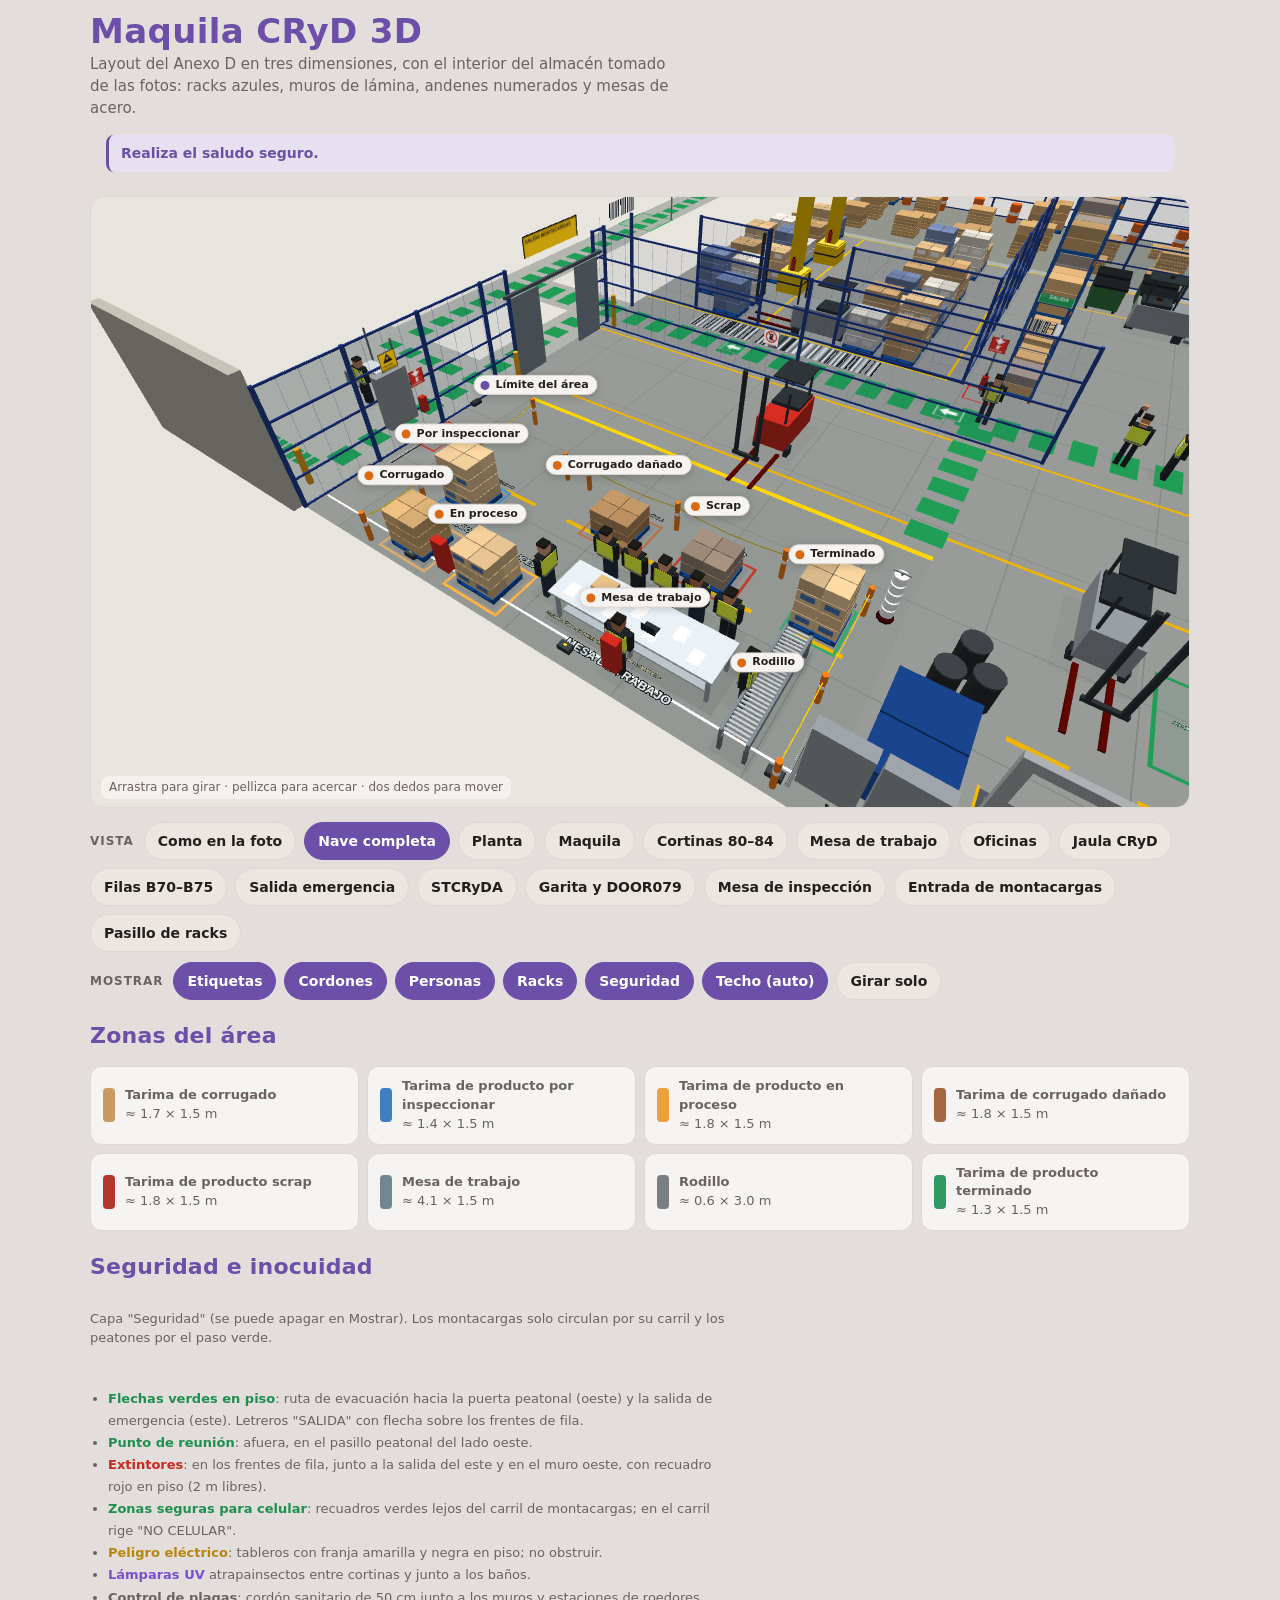
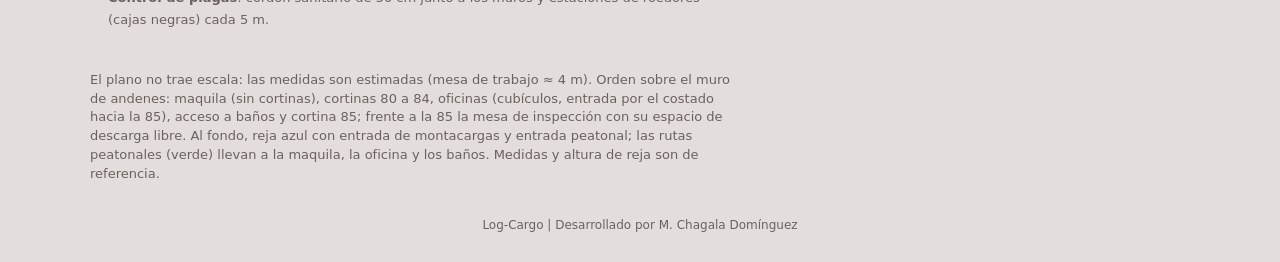
<file: layout3d.html>
<!doctype html><html lang="es"><head><meta charset="utf-8"><meta name="viewport" content="width=device-width, initial-scale=1, viewport-fit=cover"><title>Maquila CRyD 3D</title>
<meta name="claude:viewport-fit-sides" content="cover">
<style>
:root{
  /* Layout: cabecera compacta, escena 3D a todo el ancho, controles y lista de zonas debajo. */
  --bg:#e3dedb;--card:#f6f4f3;--tx:#231f1e;--mu:#6b625f;--ac:#6b4fa8;--ac2:#7a6f6a;--or:#d96a12;--bd:#ded8d2;--scene:#e8e4de;--chip:#ebe6e0;--chipon:#6b4fa8;--chiptx:#ffffff;
  --fd:"Barlow Condensed","Arial Narrow",system-ui,sans-serif;--fb:"Barlow",system-ui,-apple-system,"Segoe UI",sans-serif;
}
@media (prefers-color-scheme:dark){:root:not([data-theme="light"]){--bg:#171413;--card:#211d1c;--tx:#efeae8;--mu:#aaa09b;--ac:#b4a2e0;--ac2:#c9bdb6;--or:#f09a4a;--bd:#3a3330;--scene:#1a1615;--chip:#2a2523;--chipon:#b4a2e0;--chiptx:#171413;color-scheme:dark}}
:root[data-theme="dark"]{--bg:#171413;--card:#211d1c;--tx:#efeae8;--mu:#aaa09b;--ac:#b4a2e0;--ac2:#c9bdb6;--or:#f09a4a;--bd:#3a3330;--scene:#1a1615;--chip:#2a2523;--chipon:#b4a2e0;--chiptx:#171413;color-scheme:dark}
*{box-sizing:border-box}
body{margin:0;background:var(--bg);color:var(--tx);font-family:var(--fb);font-size:15px;line-height:1.45;padding-left:max(16px,env(safe-area-inset-left,0px));padding-right:max(16px,env(safe-area-inset-right,0px));padding-block:14px 28px}
.wrap{max-width:1100px;margin:0 auto;display:flex;flex-direction:column;gap:14px}
header h1{margin:0;font-family:var(--fd);font-weight:700;font-size:34px;line-height:1;letter-spacing:.01em;color:var(--ac)}
header p{margin:6px 0 0;color:var(--mu);max-width:62ch}
.stage{position:relative;border:1px solid var(--bd);border-radius:14px;overflow:hidden;background:var(--scene);height:clamp(380px,68vh,680px);touch-action:none;-webkit-user-select:none;user-select:none}
canvas{display:block;width:100%;height:100%;cursor:grab}
canvas:active{cursor:grabbing}
.pill{position:absolute;left:0;top:0;transform:translate(-50%,-100%);display:flex;align-items:center;gap:6px;padding:3px 8px 3px 6px;border-radius:999px;background:var(--card);color:var(--tx);border:1px solid var(--bd);font:600 11px/1.1 var(--fb);white-space:nowrap;cursor:pointer;box-shadow:0 2px 8px rgba(0,0,0,.18)}
.pin{position:absolute;left:0;top:0;display:none;border:0;background:none;padding:0 0 var(--h,26px) 0;cursor:pointer;font:inherit}
.pin.sm .fl{font-size:9.5px;padding:4px 7px 4px 6px;border-radius:0 6px 6px 0}.pin.sm .pl:after{width:8px;height:8px;left:-2.5px}
.pin.rt .fl{margin-left:0;margin-right:3px;border-radius:8px 0 0 8px}.pin.sm.rt .fl{border-radius:6px 0 0 6px}.pin.rt .pl{left:auto;right:0}.pin.rt .pl:after{left:auto;right:-2.5px}
.pin .pl{position:absolute;left:0;top:0;bottom:0;width:3px;background:#3a3f43;border-radius:2px}
.pin .pl:after{content:"";position:absolute;left:-4px;bottom:-2px;width:11px;height:11px;border-radius:50%;background:#3a3f43;border:2px solid #fff;box-sizing:border-box}
.pin .fl{display:block;margin-left:3px;background:var(--c);color:#fff;font:700 11.5px/1 var(--fb);padding:6px 10px 6px 9px;border-radius:0 8px 8px 0;white-space:nowrap;box-shadow:0 2px 6px rgba(0,0,0,.35)}
.pin:active .fl{filter:brightness(.9)}
.pill i{width:9px;height:9px;border-radius:50%;background:var(--or);display:block;flex:none}
.pill.on{background:var(--ac);color:var(--chiptx)}
.pill.mut i{background:var(--ac)}
.hint{position:absolute;left:10px;bottom:8px;font-size:12px;color:var(--mu);background:color-mix(in srgb,var(--card) 85%,transparent);padding:3px 8px;border-radius:8px;pointer-events:none}
.info{position:absolute;right:10px;top:10px;max-width:min(260px,70%);background:var(--card);border:1px solid var(--bd);border-radius:12px;padding:10px 12px;font-size:13px;box-shadow:0 4px 16px rgba(0,0,0,.18)}
.info b{display:block;font-family:var(--fd);font-size:20px;line-height:1.05;color:var(--ac);margin-bottom:2px}
.info span{color:var(--mu)}
.info button{all:unset;position:absolute;right:8px;top:6px;cursor:pointer;color:var(--mu);font-size:16px;padding:2px 6px}
.ctl{display:flex;flex-direction:column;gap:10px}
.row{display:flex;flex-wrap:wrap;gap:8px;align-items:center}
.lab{font:600 12px/1 var(--fb);letter-spacing:.08em;text-transform:uppercase;color:var(--mu);margin-right:2px}
.chip{border:1px solid var(--bd);background:var(--chip);color:var(--tx);border-radius:999px;padding:8px 13px;font:600 14px/1 var(--fb);cursor:pointer;min-height:38px}
.chip[aria-pressed="true"]{background:var(--chipon);color:var(--chiptx);border-color:var(--chipon)}
.chip:focus-visible,.pill:focus-visible,.zrow:focus-visible{outline:3px solid var(--or);outline-offset:2px}
.zones{display:grid;grid-template-columns:repeat(auto-fill,minmax(250px,1fr));gap:8px}
.zrow{all:unset;box-sizing:border-box;display:flex;gap:10px;align-items:center;padding:10px 12px;border:1px solid var(--bd);border-radius:12px;background:var(--card);cursor:pointer}
.zrow:hover{border-color:var(--ac)}
.zrow .sw{width:12px;height:34px;border-radius:4px;flex:none}
.zrow b{display:block;font-weight:600}
.zrow span{font-size:13px;color:var(--mu)}
h2{margin:6px 0 0;font-family:var(--fd);font-size:22px;font-weight:700;color:var(--ac);letter-spacing:.01em}
.note{font-size:13px;color:var(--mu);max-width:78ch}
footer{margin-top:6px;text-align:center;font-size:12px;color:var(--mu)}
@media (prefers-reduced-motion:reduce){*{scroll-behavior:auto!important}}

body.emb header,body.emb footer,body.emb .note{display:none}
body.emb{padding-block:6px 14px;padding-left:0;padding-right:0}
body.emb .stage{height:clamp(420px,125vw,640px)}
body.sp{padding:0;overflow:hidden}
body.sp .wrap{max-width:none;gap:0}
body.sp header,body.sp .ctl,body.sp h2,body.sp .zones,body.sp .note,body.sp footer,body.sp .hint,body.sp #pills,body.sp .info{display:none!important}
body.sp .stage{height:100vh;height:100dvh;border:0;border-radius:0}
</style>
<style>.safeq{margin:2px 16px 10px;padding:9px 12px;border-left:3px solid var(--ac,#6b4fa8);background:var(--acs,#e6e0f0);border-radius:8px;font-size:14px;font-weight:600;color:var(--ac,#6b4fa8);line-height:1.35;transition:opacity .3s}body.sp .safeq{display:none}</style>
<script src="frases.js"></script>
</head><body>
<script>(function(){var H=location.hash||"",c=document.documentElement;
if(/splash/.test(H))document.body.className="sp";else if(/emb/.test(H))document.body.className="emb";
var m=H.match(/t=(dark|light)/);if(m)c.setAttribute("data-theme",m[1]);})();</script>
<div class="wrap">
  <header>
    <h1>Maquila CRyD 3D</h1>
    <p>Layout del Anexo D en tres dimensiones, con el interior del almacén tomado de las fotos: racks azules, muros de lámina, andenes numerados y mesas de acero.</p>
  </header>

  <p class="safeq" id="safeq" aria-live="polite"></p>
  <div class="stage" id="stage">
    <canvas id="gl" aria-label="Vista 3D del área de maquila CRyD. Arrastra para girar."></canvas>
    <div id="pills"></div>
    <div class="info" id="info" hidden><button type="button" id="infox" aria-label="Cerrar">×</button><b id="in-t"></b><span id="in-d"></span></div>
    <div class="hint" id="hint">Arrastra para girar · pellizca para acercar · dos dedos para mover</div>
  </div>

  <div class="ctl">
    <div class="row" id="views"><span class="lab">Vista</span></div>
    <div class="row" id="toggles"><span class="lab">Mostrar</span></div>
  </div>

  <h2>Zonas del área</h2>
  <div class="zones" id="zones"></div>

  <h2>Seguridad e inocuidad</h2>
  <p class="note">Capa "Seguridad" (se puede apagar en Mostrar). Los montacargas solo circulan por su carril y los peatones por el paso verde.</p>
  <ul class="note" style="line-height:1.7;padding-left:18px">
    <li><b style="color:#1d8f4e">Flechas verdes en piso</b>: ruta de evacuación hacia la puerta peatonal (oeste) y la salida de emergencia (este). Letreros "SALIDA" con flecha sobre los frentes de fila.</li>
    <li><b style="color:#1d8f4e">Punto de reunión</b>: afuera, en el pasillo peatonal del lado oeste.</li>
    <li><b style="color:#c8281e">Extintores</b>: en los frentes de fila, junto a la salida del este y en el muro oeste, con recuadro rojo en piso (2 m libres).</li>
    <li><b style="color:#1d8f4e">Zonas seguras para celular</b>: recuadros verdes lejos del carril de montacargas; en el carril rige "NO CELULAR".</li>
    <li><b style="color:#b8860b">Peligro eléctrico</b>: tableros con franja amarilla y negra en piso; no obstruir.</li>
    <li><b style="color:#7a4fd0">Lámparas UV</b> atrapainsectos entre cortinas y junto a los baños.</li>
    <li><b>Control de plagas</b>: cordón sanitario de 50 cm junto a los muros y estaciones de roedores (cajas negras) cada 5 m.</li>
  </ul>
  <p class="note">El plano no trae escala: las medidas son estimadas (mesa de trabajo ≈ 4 m). Orden sobre el muro de andenes: maquila (sin cortinas), cortinas 80 a 84, oficinas (cubículos, entrada por el costado hacia la 85), acceso a baños y cortina 85; frente a la 85 la mesa de inspección con su espacio de descarga libre. Al fondo, reja azul con entrada de montacargas y entrada peatonal; las rutas peatonales (verde) llevan a la maquila, la oficina y los baños. Medidas y altura de reja son de referencia.</p>
  <footer>Log-Cargo | Desarrollado por M. Chagala Domínguez</footer>
</div>
<script>var LG=(function(){try{return localStorage.getItem("cryd:lang")||"es"}catch(e){return "es"}})(),D3={"Vista 3D del área de maquila CRyD. Arrastra para girar.": ["3D view of the CRyD Maquila area. Drag to rotate.", "3D-Ansicht des Maquila-Bereichs CRyD. Zum Drehen ziehen.", "Vista 3D da área de Maquila CRyD. Arraste para girar.", "Vue 3D de la zone Maquila CRyD. Faites glisser pour pivoter."], "Cerrar": ["Close", "Schließen", "Fechar", "Fermer"], "Arrastra para girar · pellizca para acercar · dos dedos para mover": ["Drag to rotate · pinch to zoom · two fingers to pan", "Zum Drehen ziehen · zum Zoomen zusammenziehen · mit zwei Fingern verschieben", "Arraste para girar · faça o gesto de pinça para aproximar · dois dedos para mover", "Faites glisser pour pivoter · pincez pour zoomer · deux doigts pour déplacer"], "Vista": ["View", "Ansicht", "Vista", "Vue"], "Mostrar": ["Show", "Anzeigen", "Mostrar", "Afficher"], "Zonas del área": ["Area zones", "Bereichszonen", "Zonas da área", "Zones de la zone"], "Seguridad e inocuidad": ["Safety and hygiene", "Sicherheit und Hygiene", "Segurança e inocuidade", "Sécurité et innocuité"], "Como en la foto": ["As in the photo", "Wie auf dem Foto", "Como na foto", "Comme sur la photo"], "Nave completa": ["Whole warehouse", "Ganze Halle", "Galpão completo", "Entrepôt complet"], "Planta": ["Plan view", "Grundriss", "Planta", "Vue en plan"], "Maquila": ["Maquila", "Maquila", "Maquila", "Maquila"], "Cortinas 80–84": ["Doors 80–84", "Tore 80–84", "Portas 80–84", "Portes 80–84"], "Mesa de trabajo": ["Work table", "Arbeitstisch", "Mesa de trabalho", "Table de travail"], "Oficinas": ["Offices", "Büros", "Escritórios", "Bureaux"], "Jaula CRyD": ["CRyD cage", "CRyD-Käfig", "Gaiola CRyD", "Cage CRyD"], "Filas B70–B75": ["Rows B70–B75", "Reihen B70–B75", "Fileiras B70–B75", "Rangées B70–B75"], "Salida emergencia": ["Emergency exit", "Notausgang", "Saída de emergência", "Sortie de secours"], "Garita y DOOR079": ["Gatehouse and DOOR079", "Pförtnerhaus und DOOR079", "Guarita e DOOR079", "Poste de garde et DOOR079"], "Mesa de inspección": ["Inspection table", "Prüftisch", "Mesa de inspeção", "Table de contrôle"], "Entrada de montacargas": ["Forklift entrance", "Gabelstapler-Einfahrt", "Entrada de empilhadeiras", "Entrée des chariots élévateurs"], "Pasillo de racks": ["Rack aisle", "Regalgang", "Corredor de racks", "Allée de racks"], "<i></i>Límite del área": ["<i></i>Area boundary", "<i></i>Bereichsgrenze", "<i></i>Limite da área", "<i></i>Limite de la zone"], "Ir a proceso Recibo": ["Go to Receiving", "Zum Eingang", "Ir para Recebimento", "Aller à Réception"], "Ir a proceso Surtido": ["Go to Picking", "Zum Picking", "Ir para Separação", "Aller à Préparation"], "Ir a Maquila": ["Go to Maquila", "Zu Maquila", "Ir para Maquila", "Aller à Maquila"], "Ir a pendientes": ["Go to Pending", "Zu Ausstehend", "Ir para Pendentes", "Aller à En attente"], "Ir a historial": ["Go to History", "Zum Verlauf", "Ir para Histórico", "Aller à Historique"], "Etiquetas": ["Labels", "Beschriftungen", "Etiquetas", "Étiquettes"], "Cordones": ["Sanitary lines", "Hygienestreifen", "Cordões", "Cordons"], "Personas": ["People", "Personen", "Pessoas", "Personnes"], "Racks": ["Racks", "Regale", "Racks", "Racks"], "Seguridad": ["Safety", "Sicherheit", "Segurança", "Sécurité"], "Techo": ["Roof", "Dach", "Teto", "Toit"], "Girar solo": ["Auto-rotate", "Automatisch drehen", "Girar sozinho", "Rotation auto"], "Techo (auto)": ["Roof (auto)", "Dach (auto)", "Teto (auto)", "Toit (auto)"], "Corrugado": ["Cardboard", "Karton", "Papelão", "Carton"], "Tarima de corrugado": ["Cardboard pallet", "Kartonpalette", "Palete de papelão", "Palette de carton"], "Junto al muro de andenes, lado izquierdo.": ["Next to the dock wall, left side.", "Neben der Rampenwand, linke Seite.", "Junto à parede das docas, lado esquerdo.", "Près du mur des quais, côté gauche."], "Por inspeccionar": ["To inspect", "Zu prüfen", "A inspecionar", "À contrôler"], "Tarima de producto por inspeccionar": ["Pallet of product to inspect", "Palette mit zu prüfendem Produkt", "Palete de produto a inspecionar", "Palette de produit à contrôler"], "Frente al corrugado, hacia el interior.": ["In front of the cardboard, toward the interior.", "Vor dem Karton, zur Hallenmitte hin.", "Em frente ao papelão, em direção ao interior.", "Devant le carton, vers l'intérieur."], "En proceso": ["In process", "In Bearbeitung", "Em processo", "En cours"], "Tarima de producto en proceso": ["Pallet of product in process", "Palette mit Produkt in Bearbeitung", "Palete de produto em processo", "Palette de produit en cours"], "Junto al muro de andenes, a la izquierda de la mesa.": ["Next to the dock wall, left of the table.", "Neben der Rampenwand, links vom Tisch.", "Junto à parede das docas, à esquerda da mesa.", "Près du mur des quais, à gauche de la table."], "Corrugado dañado": ["Damaged cardboard", "Beschädigter Karton", "Papelão danificado", "Carton endommagé"], "Tarima de corrugado dañado": ["Damaged cardboard pallet", "Palette mit beschädigtem Karton", "Palete de papelão danificado", "Palette de carton endommagé"], "Frente a la mesa, hacia el centro.": ["In front of the table, toward the center.", "Vor dem Tisch, zur Mitte hin.", "Em frente à mesa, em direção ao centro.", "Devant la table, vers le centre."], "Scrap": ["Scrap", "Ausschuss", "Scrap", "Rebut"], "Tarima de producto scrap": ["Scrap product pallet", "Palette mit Ausschussprodukt", "Palete de produto scrap", "Palette de produit rebut"], "Frente a la mesa, a la derecha del corrugado dañado.": ["In front of the table, right of the damaged cardboard.", "Vor dem Tisch, rechts vom beschädigten Karton.", "Em frente à mesa, à direita do papelão danificado.", "Devant la table, à droite du carton endommagé."], "Mesa central larga, paralela al muro de andenes.": ["Long central table, parallel to the dock wall.", "Langer Zentraltisch, parallel zur Rampenwand.", "Mesa central longa, paralela à parede das docas.", "Longue table centrale, parallèle au mur des quais."], "Rodillo": ["Roller conveyor", "Rollenbahn", "Esteira de roletes", "Convoyeur à rouleaux"], "Extremo derecho, perpendicular al muro de andenes.": ["Right end, perpendicular to the dock wall.", "Rechtes Ende, rechtwinklig zur Rampenwand.", "Extremidade direita, perpendicular à parede das docas.", "Extrémité droite, perpendiculaire au mur des quais."], "Terminado": ["Finished", "Fertig", "Terminado", "Terminé"], "Tarima de producto terminado": ["Finished product pallet", "Palette mit Fertigprodukt", "Palete de produto acabado", "Palette de produit fini"], "Al final del rodillo, hacia el interior.": ["At the end of the roller, toward the interior.", "Am Ende der Rollenbahn, zur Hallenmitte hin.", "No final da esteira, em direção ao interior.", "Au bout du convoyeur, vers l'intérieur."]};
var _L=function(s){var d=D3[s];if(!d||LG==="es")return s;var v=d[{en:0,de:1,pt:2,fr:3}[LG]];return v||s;};
(function(){
"use strict";
/* ===== utilidades ===== */
const S=0.0105;                              /* metros por punto del plano (estimado) */
const sub=(a,b)=>[a[0]-b[0],a[1]-b[1],a[2]-b[2]],cross=(a,b)=>[a[1]*b[2]-a[2]*b[1],a[2]*b[0]-a[0]*b[2],a[0]*b[1]-a[1]*b[0]],dot=(a,b)=>a[0]*b[0]+a[1]*b[1]+a[2]*b[2];
const norm=a=>{const l=Math.hypot(a[0],a[1],a[2])||1;return [a[0]/l,a[1]/l,a[2]/l];};
let seed=7;const rnd=()=>{seed|=0;seed=seed+0x6D2B79F5|0;let t=Math.imul(seed^seed>>>15,1|seed);t=t+Math.imul(t^t>>>7,61|t)^t;return((t^t>>>14)>>>0)/4294967296;};
const hex=h=>{h=h.replace("#","");return [parseInt(h.substr(0,2),16)/255,parseInt(h.substr(2,2),16)/255,parseInt(h.substr(4,2),16)/255];};
const jit=(c,a)=>{const k=1+(rnd()-.5)*a;return [Math.min(1,c[0]*k),Math.min(1,c[1]*k),Math.min(1,c[2]*k),c[3]===undefined?1:c[3]];};

/* ===== geometría: coordenadas del layout (x, y arriba, D = profundidad desde el muro de andenes) ===== */
const groups={};let CG=null,TR=null;
const grp=n=>groups[n]||(groups[n]={op:[],tr:[],on:true,buf:null});
const setG=n=>{CG=grp(n);};
function T(p,isN){if(!TR)return p;let x=p[0],z=p[2];if(TR.a!==undefined){const c=Math.cos(TR.a),sn=Math.sin(TR.a),nx=x*c+z*sn,nz=-x*sn+z*c;x=nx;z=nz;}else{const k=TR.r&3;for(let i=0;i<k;i++){const nx=z,nz=-x;x=nx;z=nz;}}return isN?[x,p[1],z]:[x+TR.ox,p[1],z+TR.oz];}
function pushV(a,p,n,c,uv){a.push(p[0],p[1],p[2],n[0],n[1],n[2],c[0],c[1],c[2],c[3]===undefined?1:c[3],uv?uv[0]:-1,uv?uv[1]:-1);}
function quad(p0,p1,p2,p3,n,c,tr,uvs){
  const P=[p0,p1,p2,p3].map(p=>{const q=T(p,false);return [q[0],q[1],-q[2]];}),nn=T(n,true),N=[nn[0],nn[1],-nn[2]];
  const g=cross(sub(P[1],P[0]),sub(P[3],P[0])),o=dot(g,N)<0?[0,3,2,0,2,1]:[0,1,2,0,2,3],a=tr?CG.tr:CG.op;
  for(const i of o)pushV(a,P[i],N,c,uvs&&uvs[i]);}
function box(x,y,z,w,h,d,c,tr,noBottom){
  const X=x+w,Y=y+h,Z=z+d;
  quad([x,Y,z],[X,Y,z],[X,Y,Z],[x,Y,Z],[0,1,0],c,tr);
  quad([x,y,z],[X,y,z],[X,Y,z],[x,Y,z],[0,0,-1],c,tr);
  quad([x,y,Z],[X,y,Z],[X,Y,Z],[x,Y,Z],[0,0,1],c,tr);
  quad([x,y,z],[x,y,Z],[x,Y,Z],[x,Y,z],[-1,0,0],c,tr);
  quad([X,y,z],[X,y,Z],[X,Y,Z],[X,Y,z],[1,0,0],c,tr);
  if(!noBottom&&y>0.02)quad([x,y,z],[X,y,z],[X,y,Z],[x,y,Z],[0,-1,0],c,tr);}
function cyl(cx,y,cz,r,h,c,seg,axis,cap){
  seg=seg||12;const m=(a,b,t)=>axis==="x"?[cx+t,y+a,cz+b]:axis==="z"?[cx+a,y+b,cz+t]:[cx+a,y+t,cz+b];
  const mn=(a,b)=>axis==="x"?[0,a,b]:axis==="z"?[a,b,0]:[a,0,b];
  for(let i=0;i<seg;i++){const a0=i/seg*6.2832,a1=(i+1)/seg*6.2832,c0=Math.cos(a0)*r,s0=Math.sin(a0)*r,c1=Math.cos(a1)*r,s1=Math.sin(a1)*r,am=(a0+a1)/2;
    quad(m(c0,s0,0),m(c1,s1,0),m(c1,s1,h),m(c0,s0,h),mn(Math.cos(am),Math.sin(am)),c);
    if(cap!==false){quad(m(0,0,h),m(c0,s0,h),m(c1,s1,h),m(c1,s1,h),(axis==="x"?[1,0,0]:axis==="z"?[0,0,1]:[0,1,0]),c);}}}
/* texturas (atlas) */
const atlas={cv:document.createElement("canvas"),x:0,y:0,rowH:0,W:2048,H:1024,map:{}};atlas.cv.width=atlas.W;atlas.cv.height=atlas.H;
const actx=atlas.cv.getContext("2d");
function atl(name,w,h,draw){if(atlas.x+w+4>atlas.W){atlas.x=0;atlas.y+=atlas.rowH+4;atlas.rowH=0;}
  actx.save();actx.translate(atlas.x,atlas.y);actx.beginPath();actx.rect(0,0,w,h);actx.clip();draw(actx,w,h);actx.restore();
  atlas.map[name]=[atlas.x/atlas.W,atlas.y/atlas.H,(atlas.x+w)/atlas.W,(atlas.y+h)/atlas.H];atlas.x+=w+4;atlas.rowH=Math.max(atlas.rowH,h);}
function textFit(c,txt,w,h,font,fill,stroke){let s=h*.8;do{c.font="700 "+s+"px Arial,Helvetica,sans-serif";s-=2;}while(c.measureText(txt).width>w*.94&&s>8);c.textAlign="center";c.textBaseline="middle";
  if(stroke){c.lineWidth=Math.max(3,s*.16);c.strokeStyle=stroke;c.lineJoin="round";c.strokeText(txt,w/2,h/2);}c.fillStyle=fill;c.fillText(txt,w/2,h/2);}
function buildAtlas(){
  ["80","81","82","83","84","85"].forEach(n=>atl("door"+n,256,128,(c,w,h)=>{c.fillStyle="#f4f4f2";c.fillRect(0,0,w,h);c.strokeStyle="#2b3338";c.lineWidth=8;c.strokeRect(4,4,w-8,h-8);textFit(c,n,w*.8,h*.9,"","#1f272b");}));
  atl("ext",256,256,(c,w,h)=>{c.fillStyle="#c8281e";c.fillRect(0,0,w,h);c.fillStyle="#fff";c.beginPath();c.moveTo(w*.5,h*.46);c.lineTo(w*.2,h*.14);c.lineTo(w*.4,h*.14);c.lineTo(w*.4,h*.02);c.lineTo(w*.6,h*.02);c.lineTo(w*.6,h*.14);c.lineTo(w*.8,h*.14);c.closePath();c.fill();
    c.fillRect(w*.42,h*.5,w*.16,h*.26);c.fillRect(w*.58,h*.5,w*.1,h*.05);c.save();c.translate(0,h*.8);textFit(c,"EXTINTOR",w*.9,h*.18,"","#fff");c.restore();});
  atl("hv",256,256,(c,w,h)=>{c.fillStyle="#f6c40f";c.fillRect(0,0,w,h);c.strokeStyle="#161616";c.lineWidth=8;c.strokeRect(4,4,w-8,h-8);c.fillStyle="#161616";c.beginPath();c.moveTo(w*.5,h*.1);c.lineTo(w*.78,h*.55);c.lineTo(w*.22,h*.55);c.closePath();c.fill();
    c.fillStyle="#f6c40f";c.beginPath();c.moveTo(w*.54,h*.2);c.lineTo(w*.4,h*.4);c.lineTo(w*.5,h*.4);c.lineTo(w*.46,h*.5);c.lineTo(w*.6,h*.3);c.lineTo(w*.5,h*.3);c.closePath();c.fill();
    c.save();c.translate(0,h*.66);textFit(c,"PELIGRO",w*.9,h*.16,"","#161616");c.translate(0,h*.17);textFit(c,"ALTO VOLTAJE",w*.9,h*.14,"","#161616");c.restore();});
  atl("cap",256,160,(c,w,h)=>{c.fillStyle="#f6f6f4";c.fillRect(0,0,w,h);c.strokeStyle="#222";c.lineWidth=5;c.strokeRect(3,3,w-6,h-6);c.save();c.translate(0,h*.1);textFit(c,"CAPACIDAD DE",w*.9,h*.22,"","#111");c.translate(0,h*.24);textFit(c,"CARGA MÁXIMA",w*.9,h*.22,"","#111");c.translate(0,h*.26);textFit(c,"1,000 KG",w*.8,h*.28,"","#111");c.restore();});

  /* seguridad e inocuidad */
  [["ev_r",0],["ev_u",-Math.PI/2],["ev_l",Math.PI],["ev_d",Math.PI/2]].forEach(([n,an])=>atl(n,128,128,(c,w,h)=>{c.fillStyle="#1d8f4e";c.fillRect(0,0,w,h);c.strokeStyle="#fff";c.lineWidth=5;c.strokeRect(4,4,w-8,h-8);c.translate(w/2,h/2);c.rotate(an);c.fillStyle="#fff";c.beginPath();c.moveTo(-36,-14);c.lineTo(8,-14);c.lineTo(8,-36);c.lineTo(44,0);c.lineTo(8,36);c.lineTo(8,14);c.lineTo(-36,14);c.closePath();c.fill();}));
  atl("hsL",256,80,(c,w,h)=>{c.fillStyle="#1d8f4e";c.fillRect(0,0,w,h);c.strokeStyle="#fff";c.lineWidth=4;c.strokeRect(3,3,w-6,h-6);textFit(c,"← SALIDA",w*.9,h*.6,"","#fff");});
  atl("hsR",256,80,(c,w,h)=>{c.fillStyle="#1d8f4e";c.fillRect(0,0,w,h);c.strokeStyle="#fff";c.lineWidth=4;c.strokeRect(3,3,w-6,h-6);textFit(c,"SALIDA →",w*.9,h*.6,"","#fff");});
  const phone=(c,x,y,w,h)=>{c.fillRect(x,y,w,h);c.clearRect(x+w*.12,y+h*.12,w*.76,h*.62);c.beginPath();c.arc(x+w/2,y+h*.86,w*.07,0,6.3);c.fill();};
  atl("nocel",256,256,(c,w,h)=>{c.fillStyle="#fff";c.fillRect(0,0,w,h);c.strokeStyle="#c8281e";c.lineWidth=20;c.beginPath();c.arc(w/2,h*.44,h*.34,0,6.3);c.stroke();c.fillStyle="#1b1b1b";phone(c,w*.39,h*.24,w*.22,h*.4);c.strokeStyle="#c8281e";c.lineWidth=20;c.beginPath();c.moveTo(w*.3,h*.2);c.lineTo(w*.7,h*.68);c.stroke();c.save();c.translate(0,h*.88);textFit(c,"NO CELULAR",w*.92,h*.18,"","#c8281e");c.restore();});
  atl("celok",256,256,(c,w,h)=>{c.fillStyle="#1d8f4e";c.fillRect(0,0,w,h);c.strokeStyle="#fff";c.lineWidth=8;c.strokeRect(6,6,w-12,h-12);c.fillStyle="#fff";phone(c,w*.38,h*.14,w*.24,h*.42);c.save();c.translate(0,h*.66);textFit(c,"ZONA SEGURA",w*.88,h*.14,"","#fff");c.translate(0,h*.15);textFit(c,"CELULARES",w*.88,h*.14,"","#fff");c.restore();});
  atl("zcel",420,80,(c,w,h)=>{textFit(c,"ZONA SEGURA · CELULARES",w*.96,h*.7,"","#ffffff","rgba(10,80,40,.9)");});
  atl("punto",256,256,(c,w,h)=>{c.fillStyle="#1d8f4e";c.fillRect(0,0,w,h);c.strokeStyle="#fff";c.lineWidth=8;c.strokeRect(6,6,w-12,h-12);c.fillStyle="#fff";[[.34,.38],[.5,.34],[.66,.38]].forEach(q=>{c.beginPath();c.arc(w*q[0],h*(q[1]-.1),h*.045,0,6.3);c.fill();c.fillRect(w*q[0]-w*.04,h*(q[1]-.05),w*.08,h*.2);});c.save();c.translate(0,h*.66);textFit(c,"PUNTO DE",w*.88,h*.15,"","#fff");c.translate(0,h*.16);textFit(c,"REUNIÓN",w*.88,h*.15,"","#fff");c.restore();});
  atl("zpunto",420,80,(c,w,h)=>{textFit(c,"PUNTO DE REUNIÓN",w*.96,h*.7,"","#ffffff","rgba(10,80,40,.9)");});
  atl("cordon",420,60,(c,w,h)=>{textFit(c,"CORDÓN SANITARIO · 50 CM LIBRES",w*.98,h*.7,"","#f6f0d0","rgba(40,40,36,.85)");});
  atl("uv",128,64,(c,w,h)=>{c.fillStyle="#2a2f33";c.fillRect(0,0,w,h);c.fillStyle="#b48cff";for(let i=0;i<4;i++)c.fillRect(10,10+i*13,w-20,7);c.fillStyle="rgba(255,255,255,.55)";for(let i=0;i<4;i++)c.fillRect(14,11+i*13,w-60,2);});
  ZONES.forEach(z=>atl("z"+z.id,512,96,(c,w,h)=>{textFit(c,z.fl||z.name.toUpperCase(),w,h,"","#ffffff","rgba(20,30,34,.85)");}));
  atl("carton",256,96,(c,w,h)=>{c.fillStyle="#f4f4f2";c.fillRect(0,0,w,h);c.strokeStyle="#16376d";c.lineWidth=6;c.strokeRect(3,3,w-6,h-6);c.save();c.translate(0,h*.05);textFit(c,"CARTÓN",w*.9,h*.4,"","#16376d");c.translate(0,h*.45);textFit(c,"Y MADERA",w*.9,h*.4,"","#16376d");c.restore();});
  atl("ofic",256,64,(c,w,h)=>{c.fillStyle="#f4f4f2";c.fillRect(0,0,w,h);c.strokeStyle="#2b3338";c.lineWidth=5;c.strokeRect(3,3,w-6,h-6);textFit(c,"OFICINAS",w*.88,h*.7,"","#1f272b");});
  atl("sfk",320,80,(c,w,h)=>{c.fillStyle="#f6c40f";c.fillRect(0,0,w,h);c.strokeStyle="#161616";c.lineWidth=6;c.strokeRect(3,3,w-6,h-6);textFit(c,"SALIDA MONTACARGAS",w*.92,h*.6,"","#161616");});
  atl("spe",320,80,(c,w,h)=>{c.fillStyle="#1d8f4e";c.fillRect(0,0,w,h);c.strokeStyle="#fff";c.lineWidth=5;c.strokeRect(4,4,w-8,h-8);textFit(c,"SALIDA PEATONAL",w*.92,h*.6,"","#ffffff");});
  atl("bano",256,64,(c,w,h)=>{c.fillStyle="#2f6f8f";c.fillRect(0,0,w,h);c.strokeStyle="#fff";c.lineWidth=4;c.strokeRect(3,3,w-6,h-6);textFit(c,"BAÑOS",w*.85,h*.7,"","#ffffff");});
  atl("tins",320,64,(c,w,h)=>{c.fillStyle="#f4f4f2";c.fillRect(0,0,w,h);c.strokeStyle="#2b3338";c.lineWidth=4;c.strokeRect(3,3,w-6,h-6);textFit(c,"MESA DE INSPECCIÓN",w*.9,h*.65,"","#1f272b");});
  ["B70","B71","B72","B73","B74","B75"].forEach(n=>atl("r"+n,160,64,(c,w,h)=>{c.fillStyle="#f4f4f2";c.fillRect(0,0,w,h);c.strokeStyle="#16376d";c.lineWidth=6;c.strokeRect(3,3,w-6,h-6);textFit(c,n,w*.8,h*.72,"","#111");}));
  atl("sal",200,64,(c,w,h)=>{c.fillStyle="#1d8f4e";c.fillRect(0,0,w,h);c.strokeStyle="#fff";c.lineWidth=4;c.strokeRect(3,3,w-6,h-6);textFit(c,"SALIDA DE EMERGENCIA",w*.92,h*.4,"","#fff");});
  atl("jaula",420,64,(c,w,h)=>{c.fillStyle="#f4f4f2";c.fillRect(0,0,w,h);c.strokeStyle="#6a2fa0";c.lineWidth=5;c.strokeRect(3,3,w-6,h-6);textFit(c,"CRyD · ÁREA ENJAULADA",w*.92,h*.62,"","#1f272b");});
  atl("stc",400,64,(c,w,h)=>{textFit(c,"STCRyDA",w*.9,h*.8,"","#f6e08a","rgba(30,30,30,.75)");});
  atl("door079",128,64,(c,w,h)=>{c.fillStyle="#f4f4f2";c.fillRect(0,0,w,h);c.strokeStyle="#2b3338";c.lineWidth=5;c.strokeRect(3,3,w-6,h-6);textFit(c,"079",w*.8,h*.7,"","#1f272b");});
  atl("gar",300,64,(c,w,h)=>{c.fillStyle="#f4f4f2";c.fillRect(0,0,w,h);c.strokeStyle="#2b3338";c.lineWidth=4;c.strokeRect(3,3,w-6,h-6);textFit(c,"CONTROL DE ACCESO",w*.92,h*.55,"","#1f272b");});
  atl("desc",320,64,(c,w,h)=>{c.fillStyle="rgba(240,164,25,.0)";c.clearRect(0,0,w,h);textFit(c,"ESPACIO DE DESCARGA",w*.95,h*.7,"","#f6e08a","rgba(30,30,30,.7)");});
  atl("hz",256,64,(c,w,h)=>{c.fillStyle="#f6c40f";c.fillRect(0,0,w,h);c.fillStyle="#1b1b1b";for(let i=-h;i<w;i+=32){c.beginPath();c.moveTo(i,h);c.lineTo(i+16,h);c.lineTo(i+16+h,0);c.lineTo(i+h,0);c.closePath();c.fill();}});
}
function tquad(name,p0,p1,p2,p3,n,tr){const r=atlas.map[name];if(!r)return;quad(p0,p1,p2,p3,n,[1,1,1,1],tr,[[r[0],r[3]],[r[2],r[3]],[r[2],r[1]],[r[0],r[1]]]);}
/* letrero en muro orientado a +D (se ve de frente desde dentro mirando al muro): izquierda en pantalla = x mayor */
function signWall(name,xc,y0,w,h,D,facing){const x0=xc-w/2,x1=xc+w/2,y1=y0+h;if(facing>0)tquad(name,[x1,y0,D],[x0,y0,D],[x0,y1,D],[x1,y1,D],[0,0,1],false);else tquad(name,[x0,y0,D],[x1,y0,D],[x1,y1,D],[x0,y1,D],[0,0,-1],false);}
function signWallX(name,dc,y0,w,h,X){const d0=dc-w/2,d1=dc+w/2,y1=y0+h;tquad(name,[X,y0,d0],[X,y0,d1],[X,y1,d1],[X,y1,d0],[1,0,0],false);}
function floorText(name,x0,x1,D0,D1){tquad(name,[x0,0.03,D0],[x1,0.03,D0],[x1,0.03,D1],[x0,0.03,D1],[0,1,0],false);}
function blob(g,x,z,w,d,a){const k=CG;CG=grp(g);quad([x-.12,.012,z-.12],[x+w+.12,.012,z-.12],[x+w+.12,.012,z+d+.12],[x-.12,.012,z+d+.12],[0,1,0],[0,0,0,a||.22],true);CG=k;}

/* ===== zonas del plano (Anexo D) ===== */
const P=(xp0,xp1,yp0,yp1)=>({x0:(yp0-520)*S,x1:(yp1-520)*S,z0:(xp0-235)*S,z1:(xp1-235)*S});
const ZONES=[
 Object.assign({id:"corr",short:_L("Corrugado"),name:_L("Tarima de corrugado"),fl:"CORRUGADO",col:"#c99b62",desc:_L("Junto al muro de andenes, lado izquierdo.")},P(250,390,660,825)),
 Object.assign({id:"insp",short:_L("Por inspeccionar"),name:_L("Tarima de producto por inspeccionar"),fl:"POR INSPECCIONAR",col:"#3f7fbf",desc:_L("Frente al corrugado, hacia el interior.")},P(435,578,660,798)),
 Object.assign({id:"proc",short:_L("En proceso"),name:_L("Tarima de producto en proceso"),fl:"EN PROCESO",col:"#e9a23a",desc:_L("Junto al muro de andenes, a la izquierda de la mesa.")},P(250,392,885,1055)),
 Object.assign({id:"dano",short:_L("Corrugado dañado"),name:_L("Tarima de corrugado dañado"),fl:"CORRUGADO DAÑADO",col:"#a4673f",desc:_L("Frente a la mesa, hacia el centro.")},P(555,695,1038,1205)),
 Object.assign({id:"scrap",short:_L("Scrap"),name:_L("Tarima de producto scrap"),fl:"SCRAP",col:"#b0372c",desc:_L("Frente a la mesa, a la derecha del corrugado dañado.")},P(560,700,1293,1465)),
 Object.assign({id:"mesa",short:_L("Mesa de trabajo"),name:_L("Mesa de trabajo"),fl:"MESA DE TRABAJO",col:"#6f8793",desc:_L("Mesa central larga, paralela al muro de andenes.")},P(320,465,1155,1550)),
 Object.assign({id:"rod",short:_L("Rodillo"),name:_L("Rodillo"),fl:"RODILLO",col:"#7a7f83",desc:_L("Extremo derecho, perpendicular al muro de andenes.")},P(255,545,1595,1650)),
 Object.assign({id:"term",short:_L("Terminado"),name:_L("Tarima de producto terminado"),fl:"PRODUCTO TERMINADO",col:"#2f9a62",desc:_L("Al final del rodillo, hacia el interior.")},{x0:11.15,x1:12.45,z0:3.5,z1:5.0})
];
const byId=Object.fromEntries(ZONES.map(z=>[z.id,z]));
ZONES.forEach(z=>{z.cx=(z.x0+z.x1)/2;z.cz=(z.z0+z.z1)/2;z.w=z.x1-z.x0;z.d=z.z1-z.z0;});

/* ===== construcción de la escena ===== */
const HX0=-1.5,HX1=56,HD=30,HH=12;
const WOOD=hex("#0f57b3"),CHEPD=hex("#0a3f86"),CARD=hex("#c9a06a"),CARD2=hex("#d9b685"),STEEL=hex("#b7c0c6"),DARK=hex("#2a3236");
function pallet(x,z,w,d,load){
  setG("base");const ph=0.14;
  box(x,0,z,w,0.06,d,CHEPD);for(let i=0;i<3;i++)box(x+i*(w-0.1)/2,0.06,z,0.1,0.08,d,jit(CHEPD,.1));
  box(x,0.14,z,w,0.03,d,jit(WOOD,.06));
  const nx=load.nx||2,nz=load.nz||2,ny=load.ny||3,bw=w/nx,bd=d/nz,bh=load.bh||0.4;
  for(let k=0;k<ny;k++)for(let i=0;i<nx;i++)for(let j=0;j<nz;j++){
    const c=jit(load.col||CARD,.18);box(x+i*bw+.01,0.17+k*bh,z+j*bd+.01,bw-.02,bh-.015,bd-.02,c);
    if(load.label&&k%2===0)quad([x+i*bw+bw*.2,0.17+k*bh+bh*.35,z+j*bd+.0],[x+i*bw+bw*.8,0.17+k*bh+bh*.35,z+j*bd+.0],[x+i*bw+bw*.8,0.17+k*bh+bh*.8,z+j*bd+.0],[x+i*bw+bw*.2,0.17+k*bh+bh*.8,z+j*bd+.0],[0,0,-1],hex(load.label));}
  const H=ph+0.03+ny*bh;
  if(load.wrap){const k=CG;CG=grp("base");box(x-.02,0.03,z-.02,w+.04,H,d+.04,[1,1,1,.16],true);CG=k;}
  blob("base",x,z,w,d,.25);return H;}
function buildBase(){
  setG("base");
  /* piso gris oscuro de concreto */
  quad([HX0,0,0],[HX1,0,0],[HX1,0,HD],[HX0,0,HD],[0,1,0],hex("#8a8d89"));
  for(let x=HX0+1.5;x<HX1;x+=3)quad([x-.015,.004,0],[x+.015,.004,0],[x+.015,.004,HD],[x-.015,.004,HD],[0,1,0],hex("#797c78"));
  for(let z=3;z<HD;z+=3)quad([HX0,.004,z-.015],[HX1,.004,z-.015],[HX1,.004,z+.015],[HX0,.004,z+.015],[0,1,0],hex("#797c78"));
  /* área de maquila: tinte + línea del límite */
  const k=CG;CG=grp("base");quad([0,.008,0],[13.4,.008,0],[13.4,.008,7.7],[0,.008,7.7],[0,1,0],[0.13,0.31,0.37,.2],true);CG=k;
  quad([0,.015,7.62],[13.4,.015,7.62],[13.4,.015,7.78],[0,.015,7.78],[0,1,0],hex("#f2c200"));
  /* marcas amarillas de circulación frente a los andenes */
  for(let x=HX0+2;x<HX1-1;x+=2.2)quad([x,.012,3.55],[x+1.1,.012,3.55],[x+1.1,.012,3.67],[x,.012,3.67],[0,1,0],hex("#d9a400"));
  /* muros crema: tabique abajo, panel arriba */
  const brick=hex("#e6e3dc"),band=hex("#b9b6af"),m1=hex("#dcdad4"),m2=hex("#d1cfc9");
  function wallZ(D,face){for(let x=HX0;x<HX1;x+=.5){const c=(Math.round((x-HX0)/.5)%2)?m1:m2;quad([x,2.8,D],[x+.5,2.8,D],[x+.5,HH,D],[x,HH,D],[0,0,face],c);}
    quad([HX0,0,D],[HX1,0,D],[HX1,2.8,D],[HX0,2.8,D],[0,0,face],brick);quad([HX0,0,D],[HX1,0,D],[HX1,.3,D],[HX0,.3,D],[0,0,face],band);
    for(let y=.9;y<2.8;y+=.9)quad([HX0,y,D],[HX1,y,D],[HX1,y+.03,D],[HX0,y+.03,D],[0,0,face],hex("#c5c2bb"));}
  wallZ(0,1);
  function wallX(X,face){for(let z=0;z<HD;z+=.5){const c=(Math.round(z/.5)%2)?m1:m2;quad([X,2.8,z],[X,2.8,z+.5],[X,HH,z+.5],[X,HH,z],[face,0,0],c);}
    quad([X,0,0],[X,0,HD],[X,2.8,HD],[X,2.8,0],[face,0,0],brick);quad([X,0,0],[X,0,HD],[X,.3,HD],[X,.3,0],[face,0,0],band);}
  wallX(HX1,-1);
  /* hilera de andenes: 81, 83 y 85 dentro del área de maquila; el resto sin número */
  const DOORS=[[17.0,"80"],[21.5,"81"],[26.0,"82"],[30.5,"83"],[35.0,"84"],[52.8,"85"]];
  DOORS.forEach(([xc,n])=>{
    const w=3.2,h=4.2,fr=hex("#9ea1a3"),sl1=hex("#eeece8"),sl2=hex("#e0ded9");
    box(xc-w/2-.18,0,.0,.18,h+.2,.12,fr);box(xc+w/2,0,.0,.18,h+.2,.12,fr);box(xc-w/2-.18,h,.0,w+.36,.2,.12,fr);
    for(let i=0;i<14;i++){const y=i*h/14;quad([xc-w/2,y,.05],[xc+w/2,y,.05],[xc+w/2,y+h/14,.05],[xc-w/2,y+h/14,.05],[0,0,1],i%2?sl1:sl2);}
    quad([xc-.5,h*.82,.06],[xc+.5,h*.82,.06],[xc+.5,h*.82+.12,.06],[xc-.5,h*.82+.12,.06],[0,0,1],hex("#555c60"));
    if(n)signWall("door"+n,xc-1.15,2.25,.9,.45,.07,1);
    /* nivelador metálico en el piso */
    quad([xc-1.3,.014,.15],[xc+1.3,.014,.15],[xc+1.3,.014,2.3],[xc-1.3,.014,2.3],[0,1,0],hex("#4d5256"));
    quad([xc-1.2,.02,.25],[xc+1.2,.02,.25],[xc+1.2,.02,2.2],[xc-1.2,.02,2.2],[0,1,0],hex("#5e6468"));
    [[xc-1.35,.12],[xc+1.3,.12]].forEach(r=>quad([r[0],.022,.1],[r[0]+.05,.022,.1],[r[0]+.05,.022,2.35],[r[0],.022,2.35],[0,1,0],hex("#e1a900")));
    /* postes protectores amarillo-naranja a cada lado */
    [[xc-w/2-.55,.55],[xc+w/2+.55,.55]].forEach(p=>{cyl(p[0],0,p[1],.09,1.3,hex("#f0a419"),10);});
    /* rodapié de la puerta (bumpers) */
    box(xc-w/2,0,.12,.25,.5,.3,hex("#222")); box(xc+w/2-.25,0,.12,.25,.5,.3,hex("#222"));});
  /* tableros eléctricos, extintores, letreros */
  box(12.9,1.0,.0,1.0,1.7,.28,hex("#8f979c"));box(14.0,1.0,.0,1.0,1.7,.28,hex("#8f979c"));
  signWall("hv",13.4,2.9,.55,.55,.3,1);signWall("hv",14.5,2.9,.55,.55,.3,1);
  [4.3,9.0,15.0,23.7,32.7,37.2,50.6].forEach(x=>{signWall("ext",x,2.2,.55,.55,.02,1);box(x-.18,0.9,.02,.36,.9,.2,hex("#c8281e"));});
}
function pole(x,z,h){cyl(x,0,z,.07,h||.9,hex("#e9791a"),10);cyl(x,(h||.9)*.55,z,.075,.1,hex("#f3f3f3"),10);}
function chain(x0,z0,x1,z1){const dx=x1-x0,dz=z1-z0,n=4;for(let i=0;i<n;i++){const t0=i/n,t1=(i+1)/n,sag=y=>.78-.12*Math.sin(Math.PI*y);
  const ax=x0+dx*t0,az=z0+dz*t0,bx=x0+dx*t1,bz=z0+dz*t1,y0=sag(t0),y1=sag(t1);
  const L=Math.hypot(bx-ax,bz-az);quad([ax-.012,y0,az],[bx-.012,y1,bz],[bx+.012,y1,bz],[ax+.012,y0,az],[0,1,0],hex("#f2c200"));
  quad([ax,y0-.015,az-.012],[bx,y1-.015,bz-.012],[bx,y1+.015,bz-.012],[ax,y0+.015,az-.012],[0,0,-1],hex("#f2c200"));quad([ax,y0-.015,az+.012],[bx,y1-.015,bz+.012],[bx,y1+.015,bz+.012],[ax,y0+.015,az+.012],[0,0,1],hex("#f2c200"));}}
function buildCordons(){
  setG("cordons");
  const A=[[1.15,.2],[1.15,2.0],[1.15,4.3],[1.15,6.6]],B=[[3.8,5.0],[4.6,5.0],[7.5,5.0],[10.5,5.0]],C=[[12.55,.2],[12.55,2.3],[12.55,5.0]];
  [A,B,C].forEach(L=>{L.forEach(p=>pole(p[0],p[1],.95));for(let i=0;i<L.length-1;i++)chain(L[i][0],L[i][1],L[i+1][0],L[i+1][1]);});}
function buildZones(){
  setG("base");
  const loads={
   corr:{nx:2,nz:2,ny:3,bh:.34,col:hex("#cfa771"),wrap:false},
   insp:{nx:2,nz:2,ny:4,bh:.36,col:hex("#d8b788"),label:"#3d6bb3",wrap:true},
   proc:{nx:2,nz:2,ny:3,bh:.34,col:hex("#d8b788"),label:"#3d6bb3",wrap:false},
   dano:{nx:2,nz:2,ny:2,bh:.34,col:hex("#a98258"),wrap:false},
   scrap:{nx:2,nz:2,ny:2,bh:.34,col:hex("#8d7b6b"),wrap:false},
   term:{nx:2,nz:2,ny:4,bh:.36,col:hex("#d8b788"),label:"#3d6bb3",wrap:true}};
  ["corr","insp","proc","dano","scrap","term"].forEach(id=>{const z=byId[id];
    const w=Math.min(1.2,z.w-.2),d=Math.min(1.0,z.d-.4);pallet(z.cx-w/2,z.cz-d/2,w,d,loads[id]);
    /* marco de la zona pintado en el piso */
    const col=hex(z.col),t=.07;[[z.x0,z.z0,z.x1,z.z0+t],[z.x0,z.z1-t,z.x1,z.z1],[z.x0,z.z0,z.x0+t,z.z1],[z.x1-t,z.z0,z.x1,z.z1]].forEach(r=>quad([r[0],.02,r[1]],[r[2],.02,r[1]],[r[2],.02,r[3]],[r[0],.02,r[3]],[0,1,0],col));
    floorText("z"+id,z.x0+.05,z.x1-.05,z.z1+.05,z.z1+.05+(z.w-.1)*96/512*1.0);});
  /* daños visibles: cajas inclinadas junto a la tarima de corrugado dañado */
  const dn=byId.dano;box(dn.x1-.5,0,dn.z0+.05,.45,.28,.4,hex("#8f6c47"));box(dn.x0+.1,0,dn.z1-.5,.4,.2,.38,hex("#7d5e3f"));
  /* mesa de trabajo en acero */
  const m=byId.mesa,mx=m.x0,mz=m.z0,mw=m.x1-m.x0,md=Math.min(1.15,m.z1-m.z0);
  box(mx,.86,mz,mw,.05,md,hex("#d5dce0"));box(mx+.03,.8,mz+.03,mw-.06,.06,md-.06,hex("#aab3b8"));
  [[.1,.1],[mw-.18,.1],[.1,md-.18],[mw-.18,md-.18],[mw/2,.1],[mw/2,md-.18]].forEach(p=>box(mx+p[0],0,mz+p[1],.08,.8,.08,hex("#98a2a8")));
  box(mx+.2,.17,mz+.2,mw-.4,.04,md-.4,hex("#aab3b8"));
  for(let i=0;i<7;i++){const px=mx+.3+i*(mw-1.0)/6,pz=mz+.15+(i%2)*.32;box(px,.91,pz,.28,.004,.38,hex("#f4f4f2"),false,true);}
  box(mx+mw*.55,.91,mz+.3,.34,.02,.24,hex("#2b3236"));box(mx+mw*.55,.93,mz+.3,.34,.2,.012,hex("#1f2528"));
  box(mx+mw*.2,.91,mz+.5,.5,.25,.4,hex("#d3b07a"));
  blob("base",mx,mz,mw,md,.28);
  floorText("zmesa",mx+.6,mx+mw-.6,mz-.62,mz-.62+(mw-1.2)*96/512);
  /* rodillo */
  const r=byId.rod,rx=r.x0+.05,rw=.62,rz0=r.z0+.05,rl=r.z1-r.z0-.1;
  box(rx,.5,rz0,.06,.22,rl,hex("#7c858b"));box(rx+rw-.06,.5,rz0,.06,.22,rl,hex("#7c858b"));
  for(let z=rz0+.06;z<rz0+rl-.04;z+=.1)cyl(rx+.03,.66,z+.03,.032,rw-.06,hex("#c4cacd"),8,"x");
  [[0,0],[rw-.08,0],[0,rl-.08],[rw-.08,rl-.08]].forEach(p=>box(rx+p[0],0,rz0+p[1],.08,.5,.08,hex("#6b7479")));
  blob("base",rx,rz0,rw,rl,.22);
  floorText("zrod",rx-.1,rx+rw+.1,rz0+rl+.05,rz0+rl+.05+(rw+.2)*96/512);
}
function person(x,z,facing,vest,seed2,lean,plain){
  setG("people");TR={r:facing,ox:x,oz:z};
  const skin=hex(["#c68a64","#b57852","#d29a74","#a96f4b"][seed2%4]),hair=hex("#1c1a18"),pants=hex(["#22303f","#1f2428","#2b3340"][seed2%3]),top=hex("#1d2225");
  box(-.17,0,-.07,.14,.82,.14,pants);box(.03,0,-.07,.14,.82,.14,pants);
  box(-.22,.82,-.12+(lean||0),.44,.56,.24,top);
  box(-.23,.84,-.13+(lean||0),.46,.5,.26,hex("#eaff3d"));{const L=lean||0,g=hex("#868a74");box(-.19,.84,-.137+L,.07,.5,.012,g);box(.12,.84,-.137+L,.07,.5,.012,g);box(-.235,.86,-.135+L,.47,.05,.27,g);box(.04,1.14,-.14+L,.13,.1,.012,hex("#f4f4f2"));}
  box(-.32,.88,-.07+(lean||0)*1.6,.1,.48,.14,top);box(.22,.88,-.07+(lean||0)*1.6,.1,.48,.14,top);
  box(-.1,1.38,-.1+(lean||0)*1.5,.2,.1,.2,skin);box(-.11,1.48,-.11+(lean||0)*1.5,.22,.2,.22,skin);box(-.115,1.62,-.115+(lean||0)*1.5,.23,.07,.23,hair);
  TR=null;blob("people",x-.25,z-.2,.5,.4,.2);}
function buildPeople(){
  const m=byId.mesa,xs=[m.x0+.4,m.x0+1.2,m.x0+2.0,m.x0+2.8,m.x0+3.6];
  xs.forEach((x,i)=>person(x,m.z1+.25,2,["#e4f000","#dbe800","#e4f000","#eaf41a","#e4f000"][i],i,.08));
  person(m.x1+.5,m.z0+.55,3,"#e4f000",5,0);person(m.x0-.5,m.z0+.55,1,"#e4f000",6,0);person(m.x0+2.1,m.z0-.3,0,"#e4f000",7,.06);
}
const SKIP={ox:21.2,oz:26.1,k:3,p:0};
function rackBay(x,z,bw,bd,levels,row){
  setG("racks");
  const up=hex("#1f55a8"),beam=hex("#e8731a");
  [[0,0],[0,bd-.09],[bw-.09,0],[bw-.09,bd-.09]].forEach(p=>box(x+p[0],0,z+p[1],.09,HH-1.2,.09,up));
  levels.forEach(y=>{box(x,y,z,bw,.14,.07,beam);box(x,y,z+bd-.07,bw,.14,.07,beam);
    if(y>0.01)for(let i=0;i<3;i++)box(x+.3+i*(bw-.6)/2,y+.14,z,.05,.02,bd,hex("#6b6f73"));});
  for(let k=0;k<levels.length;k++){const y=levels[k]+(levels[k]>0?.16:0.02);
    for(let p=0;p<2;p++)if(rnd()<.82&&!(SKIP&&TR&&TR.ox===SKIP.ox&&TR.oz===SKIP.oz&&k===SKIP.k&&p===SKIP.p)){const w=1.25,pxx=x+.1+p*(bw-.2)/2+(bw/2-.1-w)/2,ph=rnd()<.5?2:3;
      setG("racks");const x0=pxx,z0=z+.08,d=bd-.16;
      box(x0,y,z0,w,.1,d,WOOD);box(x0,y,z0,w,.03,d,CHEPD);
      for(let q=0;q<ph;q++)for(let i=0;i<2;i++)box(x0+i*w/2+.01,y+.1+q*.34,z0+.01,w/2-.02,.33,d-.02,jit(rnd()<.2?hex("#9a8e86"):CARD,.2));
      const kk=CG;CG=grp("racks");box(x0-.02,y+.04,z0-.02,w+.04,.12+ph*.34,d+.04,[1,1,1,.17],true);CG=kk;}}}
function buildRacks(){
  const levels=[0,1.55,3.1,4.65,6.2];
  [13.0,21.2,29.4,37.6,45.8].forEach((x,i)=>{for(let b=0;b<4;b++){TR={r:1,ox:x,oz:29.2-b*3.1};rackBay(0,0,3.0,1.1,levels,i);}});
  /* fila extra al fondo (junto a la 85): mismo largo que las demás, 4 módulos */
  for(let b=0;b<4;b++){TR={r:1,ox:54.4,oz:13.3-b*3.1};rackBay(0,0,3.0,1.1,levels,0);}
  /* fila pegada al muro este (rectángulo rojo): dividida a la mitad por la salida de emergencia */
  [29.2,26.1,21.7,18.6].forEach(z=>{TR={r:1,ox:54.4,oz:z};rackBay(0,0,3.0,1.1,levels,0);});
  TR=null;
  /* báscula para tarimas, a un lado de la fila */
  setG("base");
  {const sx=53.75,sz=14.1,sw=1.5,sd=1.5,gy=hex("#7c858a"),pl=hex("#a9b0b4"),ye=hex("#f0a419"),bk=hex("#1e2326");
   box(sx,0,sz,sw,.09,sd,gy);box(sx+.05,.09,sz+.05,sw-.1,.02,sd-.1,pl);
   box(sx-.03,0,sz-.03,sw+.06,.05,.05,ye);box(sx-.03,0,sz+sd-.02,sw+.06,.05,.05,ye);box(sx-.03,0,sz-.03,.05,.05,sd+.06,ye);box(sx+sw-.02,0,sz-.03,.05,.05,sd+.06,ye);
   box(sx+sw+.12,0,sz+sd-.1,.08,1.15,.08,gy);box(sx+sw+.02,1.15,sz+sd-.2,.28,.2,.12,bk);box(sx+sw+.05,1.2,sz+sd-.09,.22,.1,.01,hex("#7fd1a0"));}
}
function forklift(ox,oz,col,r){
  setG("base");TR={r:r,ox:ox,oz:oz};const dk=hex("#2a2f33");
  box(0,.25,0,1.0,.9,2.0,col);box(.05,1.15,.9,.9,.12,1.0,dk);
  [[.08,.08],[.84,.08],[.08,1.75],[.84,1.75]].forEach(p=>box(p[0],1.15,p[1],.06,1.0,.06,dk));
  box(.02,2.1,.8,.96,.05,1.2,dk);box(.3,.35,1.55,.4,.5,.4,hex("#1c2125"));
  box(.15,.9,-1.7,.1,2.6,.1,dk);box(.75,.9,-1.7,.1,2.6,.1,dk);box(.1,.05,-1.9,.12,.06,1.9,hex("#555"));box(.78,.05,-1.9,.12,.06,1.9,hex("#555"));box(.1,.9,-1.7,.8,.1,.1,dk);
  [[-.05,.1],[.95,.1],[.45,1.7]].forEach(p=>box(p[0],0,p[1],.14,.3,.3,dk));
  TR=null;blob("base",ox-.2,oz-.2,1.4,2.2,.18);}
function seated(cx0,cz0,shirt,k){
  setG("people");const cx=cx0+.73,cz=cz0+1.28,skin=hex(["#c68a64","#b57852","#d29a74","#a96f4b"][k%4]),pants=hex(["#22303f","#1f2428","#2b3340"][k%3]);
  box(cx-.15,.46,cz-.35,.3,.12,.5,pants);box(cx-.15,.05,cz-.4,.12,.42,.12,pants);box(cx+.03,.05,cz-.4,.12,.42,.12,pants);
  box(cx-.2,.55,cz-.08,.4,.55,.22,shirt);{const g=hex("#868a74");box(cx-.215,.58,cz-.09,.43,.5,.24,hex("#eaff3d"));box(cx-.17,.58,cz-.098,.07,.5,.012,g);box(cx+.1,.58,cz-.098,.07,.5,.012,g);box(cx-.215,.6,cz-.095,.43,.05,.24,g);box(cx+.04,.9,cz-.1,.13,.1,.012,hex("#f4f4f2"));}box(cx-.3,.62,cz-.05,.1,.42,.12,shirt);box(cx+.2,.62,cz-.05,.1,.42,.12,shirt);
  box(cx-.3,.8,cz-.45,.1,.1,.42,shirt);box(cx+.2,.8,cz-.45,.1,.1,.42,shirt);
  box(cx-.11,1.12,cz-.12,.22,.22,.22,skin);box(cx-.115,1.3,cz-.125,.23,.06,.23,hex("#1c1a18"));}
function buildExtras(){
  setG("base");
  /* tinas azules "CARTÓN Y MADERA" junto a los andenes, fuera del área de maquila */
  [[13.7,.9],[13.7,2.1]].forEach(p=>{const x=p[0],z=p[1];box(x,0,z,1.5,1.0,1.1,hex("#1d4f9c"));box(x-.03,1.0,z-.03,1.56,.07,1.16,hex("#163f80"));signWall("carton",x+.75,.45,1.1,.4,z+1.1+.012,1);});
  /* barriles negros */
  [[14.5,3.9],[15.2,4.1],[14.8,4.8]].forEach(p=>{cyl(p[0],0,p[1],.3,.9,hex("#26292b"),14);cyl(p[0],.88,p[1],.31,.05,hex("#3a3e41"),14);});
  /* árboles de rollos de emplaye */
  [[36.9,1.0],[13.0,5.2]].forEach((p,k)=>{if(p[0]>HX1-1)return;const x=p[0],z=p[1];cyl(x,0,z,.2,.06,hex("#333"),10);cyl(x,0,z,.03,1.5,hex("#8a8d8f"),6);
    for(let i=0;i<5;i++)cyl(x,.15+i*.27,z,.16,.22,hex("#eef2f4"),12);box(x-.2,1.5,z-.02,.4,.03,.04,hex("#8a8d8f"));});
  /* 6 montacargas retráctiles: 3 rojos y 3 grises */
  [[7.5,9.4,"#c3281e",0],[16.6,6.2,"#8a9096",0],[35.0,6.0,"#c3281e",0],[5.2,18.2,"#8a9096",1],[51.0,19.0,"#8a9096",2]].forEach(f=>forklift(f[0],f[1],hex(f[2]),f[3]));
  /* personal: sentados en la oficina y caminando por el paso peatonal */
  const sh=["#e9eef2","#7aa6c8","#c9ced2","#b9d0c4","#e9eef2","#9bb4cc","#d8c9bd","#7aa6c8"];
  [[0,0],[0,2],[1,3],[1,1],[2,4],[2,0],[3,2],[3,4]].forEach((q,k)=>seated(38.0+.25+q[1]*1.55+(q[1]>1?.9:0),1.0+.25+q[0]*1.7+(q[0]>0?.9:0)+(q[0]>2?.0:0),hex(sh[k]),k));
  [[18,14.8,1,"#e4f000",1],[33,14.6,3,"#e07a1a",2],[42,14.9,1,"#e4f000",3],[48.4,10.5,2,"#e4f000",0],[13.0,14.8,0,"#e4f000",2]].forEach(w=>person(w[0],w[1],w[2],w[3],w[4],.04));
  [[26,15.1,3,"#dfe6ea",1],[48.6,6.0,2,"#6f93b5",3]].forEach(w=>person(w[0],w[1],w[2],w[3],w[4],.04,true));
  /* oficina: cubículos tipo "open space", con la entrada por el costado hacia la 85 */
  {const ox=38.0,oz=1.0,ow=9.6,od=9.0,cr=hex("#e6e3dc"),gl_=[.62,.78,.84,.3],fr=hex("#8e969a");
   const pan=hex("#d6d9d9"),pfr=hex("#5f666b"),dsk=hex("#d9d0c0"),ped=hex("#8c8f91"),chc=hex("#7d858b"),blk=hex("#1e2326");
   box(ox,0,oz,ow,.04,od,hex("#b9b3a6"));
   {const kw=CG;CG=grp("base");const aw=hex("#d9d4c6");[[ox+.1,oz+.25+1.7,ox+ow-.1,oz+.25+1.7+.9],[ox+.1,oz+.25+3.4+.9,ox+ow-.1,oz+.25+3.4+.9+.0]].slice(0,1).forEach(a=>quad([a[0],.05,a[1]],[a[2],.05,a[1]],[a[2],.05,a[3]],[a[0],.05,a[3]],[0,1,0],aw,true));
    quad([ox+.1,.05,oz+.2],[ox+ow-.1,.05,oz+.2],[ox+ow-.1,.05,oz+od-.1],[ox+.1,.05,oz+od-.1],[0,1,0],[1,1,1,0],true);CG=kw;}
   const g0=3.0,g1=4.4;/* hueco de la puerta en el costado (D) */
   box(ox,0,oz+od-.1,ow,1.1,.1,cr);box(ox,0,oz,.1,1.1,od,cr);
   box(ox+ow-.1,0,oz,.1,1.1,g0-oz,cr);box(ox+ow-.1,0,g1,.1,1.1,oz+od-g1,cr);
   const kk=CG;CG=grp("base");
   quad([ox,1.1,oz+od],[ox+ow,1.1,oz+od],[ox+ow,2.6,oz+od],[ox,2.6,oz+od],[0,0,1],gl_,true);
   quad([ox,1.1,oz],[ox,1.1,oz+od],[ox,2.6,oz+od],[ox,2.6,oz],[-1,0,0],gl_,true);
   quad([ox+ow,1.1,oz],[ox+ow,1.1,g0],[ox+ow,2.6,g0],[ox+ow,2.6,oz],[1,0,0],gl_,true);
   quad([ox+ow,1.1,g1],[ox+ow,1.1,oz+od],[ox+ow,2.6,oz+od],[ox+ow,2.6,g1],[1,0,0],gl_,true);
   box(ox,2.6,oz,ow,.06,od,[.93,.92,.9,.3],true);CG=kk;
   [[ox,oz+od-.08],[ox+ow-.08,oz+od-.08],[ox,oz],[ox+ow-.08,oz],[ox+ow-.08,g0-.08],[ox+ow-.08,g1]].forEach(p=>box(p[0],0,p[1],.08,2.66,.08,fr));
   box(ox+ow-.08,2.1,g0,.08,.5,g1-g0,fr);
   signWallX("ofic",(g0+g1)/2,2.75,1.6,.4,ox+ow+.02);
   /* 20 cubículos: mamparas bajas, escritorio en L, monitor y silla de malla */
   for(let r=0;r<4;r++)for(let c=0;c<5;c++){const x0=ox+.25+c*1.55+(c>1?.9:0),z0=oz+.25+r*1.7+(r>0?.9:0),w=1.5,d=1.7;
     box(x0,0,z0,.05,1.4,d,pan);box(x0,1.4,z0,.05,.05,d,pfr);
     if(c===4){box(x0+w,0,z0,.05,1.4,d,pan);box(x0+w,1.4,z0,.05,.05,d,pfr);}
     box(x0,0,z0,w,1.4,.05,pan);box(x0,1.4,z0,w,.05,.05,pfr);
     box(x0+.07,.72,z0+.07,w-.14,.04,.68,dsk);box(x0+.07,.72,z0+.07,.62,.04,1.25,dsk);
     box(x0+.9,0,z0+.1,.42,.72,.58,ped);box(x0+.1,0,z0+1.25,.05,.72,.05,ped);
     box(x0+.7,.76,z0+.22,.5,.3,.03,blk);box(x0+.92,.76,z0+.2,.06,.14,.06,blk);box(x0+.35,.76,z0+.55,.34,.01,.24,hex("#444"));
     box(x0+.75,.44,z0+1.05,.46,.06,.46,chc);box(x0+.75,.5,z0+1.5,.46,.5,.05,chc);box(x0+.95,.06,z0+1.25,.06,.38,.06,blk);box(x0+.8,.02,z0+1.1,.36,.04,.36,blk);}}
  /* contenedores de basura en la esquina junto a la reja */
  {const gc=[hex("#2f6b3b"),hex("#3a3f43"),hex("#2f6b3b"),hex("#3a3f43")],lid=hex("#1b1f22");
   [[14.6,26.4],[14.6,27.8],[16.3,26.4],[16.3,27.8]].forEach((p,k)=>{const x=p[0],z=p[1];box(x,.12,z,1.2,.85,1.0,gc[k]);box(x-.03,.97,z-.03,1.26,.1,1.06,lid);box(x+.05,0,z+.05,.1,.12,.1,lid);box(x+1.05,0,z+.05,.1,.12,.1,lid);box(x+.05,0,z+.85,.1,.12,.1,lid);box(x+1.05,0,z+.85,.1,.12,.1,lid);});
   const kk=CG;CG=grp("base");[[14.3,26.2,17.9,26.28],[14.3,29.2,17.9,29.28]].forEach(a=>quad([a[0],.016,a[1]],[a[2],.016,a[1]],[a[2],.016,a[3]],[a[0],.016,a[3]],[0,1,0],hex("#f0a419"),true));CG=kk;}
  /* acceso a baños (entre la 85 y la oficina) */
  box(48.5,0,.0,1.6,2.1,.14,hex("#8a6a4a"));signWall("bano",49.3,2.2,1.5,.38,.17,1);
  /* mesa de inspección larga frente a la 85 (perpendicular al muro), dejando libre el espacio de descarga */
  {const mx=51.0,mz=7.0,mw=.95,md=6.0;box(mx,.72,mz,mw,.06,md,hex("#cfd3d5"));
   [[mx+.08,mz+.1],[mx+mw-.16,mz+.1],[mx+.08,mz+md-.18],[mx+mw-.16,mz+md-.18]].forEach(p=>box(p[0],0,p[1],.08,.72,.08,hex("#6d767b")));
   box(mx+.1,.3,mz+.12,mw-.2,.04,md-.24,hex("#6d767b"));
   signWallX("tins",mz+md/2,1.0,1.5,.3,mx+mw+.03);
   const kk=CG;CG=grp("base");const ye=hex("#f0a419");
   [[50.4,6.6,53.6,6.68],[50.4,13.3,53.6,13.38],[50.4,6.6,50.48,13.38],[53.52,6.6,53.6,13.38]].forEach(a=>quad([a[0],.016,a[1]],[a[2],.016,a[1]],[a[2],.016,a[3]],[a[0],.016,a[3]],[0,1,0],ye,true));
   CG=kk;floorText("desc",53.4,52.1,11.4,8.4);}
  /* zona de producto sobre tarimas CHEP (entre la oficina y la mesa) */
  {for(let r=0;r<2;r++)for(let i=0;i<7;i++){const ny=(i+r)%3===0?2:3;pallet(38.6+i*1.3,10.7+r*1.45,1.2,1.0,{nx:2,nz:2,ny:ny,bh:.42});}
   const kz=CG;CG=grp("base");quad([38.4,.016,10.55],[47.7,.016,10.55],[47.7,.016,13.85],[38.4,.016,13.85],[0,1,0],[.2,.4,.75,.18],true);CG=kz;}
  /* reja azul: al fondo (muro del lado de la maquila) y al costado de la nave */
  {const bl=hex("#1f3d8c"),H=3.8,kk=CG;
   const mesh=(x0,z0,x1,z1,nx,nz)=>{CG=grp("base");quad([x0,0,z0],[x1,0,z1],[x1,H,z1],[x0,H,z0],[nx,0,nz],[.12,.24,.55,.26],true);
     const L=Math.hypot(x1-x0,z1-z0),n=Math.max(1,Math.round(L/.6));for(let i=0;i<=n;i++){const t=i/n,px=x0+(x1-x0)*t,pz=z0+(z1-z0)*t;
       quad([px-.012*(z1-z0)/L,0,pz+.012*(x1-x0)/L],[px+.012*(z1-z0)/L,0,pz-.012*(x1-x0)/L],[px+.012*(z1-z0)/L,H,pz-.012*(x1-x0)/L],[px-.012*(z1-z0)/L,H,pz+.012*(x1-x0)/L],[nx,0,nz],[.12,.24,.55,.65],true);}CG=kk;
     setG("base");[0,.9,1.8,2.7,H-.08].forEach(y=>{const dx=x1-x0,dz=z1-z0;const sx=Math.abs(dx)>Math.abs(dz);
       if(sx)box(Math.min(x0,x1),y,z0-.02,Math.abs(dx),.06,.04,bl);else box(x0-.02,y,Math.min(z0,z1),.04,.06,Math.abs(dz),bl);});};
   const post=(x,z)=>box(x-.05,0,z-.05,.1,H,.1,bl);
   /* muro D=HD: reja completa */
   for(let x=13;x<HX1+.01;x+=2.5)if(!(x>36.6&&x<42.9))post(x,HD-.1);post(36.6,HD-.1);post(42.9,HD-.1);mesh(13,HD-.1,36.6,HD-.1,0,-1);mesh(42.9,HD-.1,HX1,HD-.1,0,-1);
   /* muro x=HX0: reja con entrada de montacargas (D 8.6–13.2) y entrada peatonal (D 13.9–15.7) */
   const X=HX0+.1,gF=[8.6,13.2],gP=[13.9,15.7];
   for(let z=0;z<gP[1]+.5;z+=2.5)if(!(z>gF[0]-1&&z<gP[1]+1))post(X,z);
   [gF[0],gF[1],gP[0],gP[1]].forEach(z=>post(X,z));
   mesh(X,0,X,gF[0],1,0);mesh(X,gF[1],X,gP[0],1,0);
   /* reja que separa el paso peatonal del paso de montacargas */
   mesh(HX0+.1,13.55,15,13.55,0,-1);post(15,13.55);post(7,13.55);
   setG("base");
   [[gF[0],-1],[gF[1],1]].forEach(a=>cyl(X+.5,0,a[0]+a[1]*.5,.09,1.3,hex("#f0a419"),10));
   /* carril peatonal verde y carril de montacargas */
   const gr=hex("#1d8f4e");
   for(let x=HX0+.6;x<47;x+=1.1)quad([x,.012,14.2],[x+.7,.012,14.2],[x+.7,.012,15.4],[x,.012,15.4],[0,1,0],gr);
   for(let z=8.2;z<14.2;z+=1.1)quad([12.5,.012,z],[13.5,.012,z],[13.5,.012,z+.7],[12.5,.012,z+.7],[0,1,0],gr);
   /* entrada a la oficina: del paso peatonal por el costado de la oficina hasta su puerta; ramal a baños */
   for(let z=14.0;z>3.6;z-=1.1)quad([48.0,.012,z-.7],[48.8,.012,z-.7],[48.8,.012,z],[48.0,.012,z],[0,1,0],gr);
   for(let x=47.7;x<49.6;x+=.0)break;
   for(let z=1.2;z<3.6;z+=1.1)quad([49.2,.012,z],[50.0,.012,z],[50.0,.012,z+.7],[49.2,.012,z+.7],[0,1,0],gr);
   for(let x=48.8;x<49.2;x+=.4)quad([x,.012,3.1],[x+.3,.012,3.1],[x+.3,.012,3.6],[x,.012,3.6],[0,1,0],gr);
   quad([HX0,.011,gF[0]],[37,.011,gF[0]],[37,.011,gF[0]+.1],[HX0,.011,gF[0]+.1],[0,1,0],hex("#d9a400"));
   quad([HX0,.011,13.2],[37,.011,13.2],[37,.011,13.3],[HX0,.011,13.3],[0,1,0],hex("#d9a400"));
   signWallX("sfk",gF[0]+(gF[1]-gF[0])/2,H+.1,2.8,.7,HX0+.15);signWallX("spe",(gP[0]+gP[1])/2,H+.1,2.4,.6,HX0+.15);
   /* nombres de las 6 filas B70–B75 (la 1ª es la de los botes de basura), en el frente de cada fila */
   setG("base");["B70","B71","B72","B73","B74","B75"].forEach((n,k)=>{const x=k<5?[13.0,21.2,29.4,37.6,45.8][k]:54.4;signWall("r"+n,x+.55,2.5,.95,.38,k<5?16.75:15.55,-1);});
   /* franja sanitaria / paso peatonal al fondo (sin línea peatonal) */
   {const kq=CG;CG=grp("base");quad([HX0,.013,29.38],[56,.013,29.38],[56,.013,29.85],[HX0,.013,29.85],[0,1,0],hex("#a3a69f"));
    quad([HX0,.014,29.3],[56,.014,29.3],[56,.014,29.37],[HX0,.014,29.37],[0,1,0],hex("#d9a400"));CG=kq;}
   /* salida de emergencia en el muro este, en medio de la fila pegada al muro */
   {const dz=21.95,dw=.95,gdn=hex("#1d7a3d"),fr2=hex("#3a4247");box(55.86,0,dz-.06,.14,2.12,dw+.12,fr2);box(55.8,0,dz,.08,2.05,dw,gdn);box(55.76,.95,dz+dw-.2,.05,.05,.14,hex("#c9ced2"));
    tquad("sal",[55.78,2.3,dz+dw+.45],[55.78,2.3,dz-.45],[55.78,2.62,dz-.45],[55.78,2.62,dz+dw+.45],[-1,0,0],false);
    const kq=CG;CG=grp("base");quad([55.0,.015,dz-.2],[55.6,.015,dz-.2],[55.6,.015,dz+dw+.2],[55.0,.015,dz+dw+.2],[0,1,0],[.1,.55,.25,1]);CG=kq;}
   /* puerta corrediza de montacargas en la reja del fondo (rectángulo amarillo), siempre cerrada */
   {const dx0=49.4,dwd=2.4,pg=hex("#7b8790"),rl=hex("#4a5359"),ylw=hex("#f0a419");
    box(dx0,0,HD-.2,dwd/2,2.7,.05,pg);box(dx0+dwd/2,0,HD-.16,dwd/2,2.7,.05,jit(pg,.05));box(dx0-.1,2.78,HD-.2,dwd+1.4,.1,.1,rl);
    box(dx0+dwd/2-.03,0,HD-.21,.06,2.7,.08,rl);[dx0-.12,dx0+dwd+.06].forEach(xx=>box(xx,0,HD-.22,.06,2.78,.12,ylw));
    const kq=CG;CG=grp("base");[[dx0-.3,HD-1.4,dx0+dwd+.3,HD-1.33],[dx0-.3,HD-1.4,dx0-.23,HD-.2],[dx0+dwd+.23,HD-1.4,dx0+dwd+.3,HD-.2]].forEach(q=>quad([q[0],.016,q[1]],[q[2],.016,q[1]],[q[2],.016,q[3]],[q[0],.016,q[3]],[0,1,0],ylw,true));CG=kq;}
   /* puertas corredizas de la entrada de montacargas (lado maquila): abiertas, hojas recorridas */
   {const pg=hex("#7b8790"),rl=hex("#4a5359");const xx=X+.1;box(xx,0,gF[0],.06,2.9,1.3,pg);box(xx,0,gF[1]-1.3,.06,2.9,1.3,jit(pg,.05));box(xx-.03,2.95,gF[0]-.3,.1,.1,gF[1]-gF[0]+.6,rl);}
   /* jaula CRyD (rectángulo morado) fuera de la nave, tras la reja del fondo */
   {const cx0=1.0,cx1=45,cz1=37.5,kq=CG;CG=grp("base");quad([cx0,.003,HD-.1],[cx1,.003,HD-.1],[cx1,.003,cz1],[cx0,.003,cz1],[0,1,0],hex("#85887f"));CG=kq;
    for(let x=cx0;x<cx1+.01;x+=2.5)post(x,cz1);for(let z=HD+2.4;z<cz1;z+=2.5){post(cx1,z);}post(cx1,HD-.1);
    mesh(cx0,cz1,cx1,cz1,0,-1);mesh(cx1,HD-.1,cx1,cz1,-1,0);
    setG("base");const or=hex("#e8631a"),wh=hex("#f1f1ee"),wd=hex("#c9a06a");
    for(let i=0;i<22;i++){const bx=cx0+1+i*1.95;cyl(bx,0,cz1-.7,.27,.95,or,10);cyl(bx,.4,cz1-.7,.28,.16,wh,10);}
    for(let r=0;r<3;r++)for(let i=0;i<15;i++){const px=cx0+1.0+i*2.9+(r%2)*.3,pz=HD+.9+r*1.9,n=2+((i*5+r*3)%6);for(let k=0;k<n;k++)box(px,k*.15,pz,1.2,.14,1.0,jit(wd,.12));
      if(i%3===0)for(let q=0;q<2;q++)box(px+.02,n*.15+q*.4,pz+.02,1.16,.39,.96,jit(CARD,.15));}
    for(let i=0;i<5;i++)pallet(cx0+1.2+i*9,HD+6.1,1.2,1.0,{nx:2,nz:2,ny:3,bh:.42});
    signWall("jaula",23,2.9,3.0,.45,cz1-.04,-1);}
   /* rejas nuevas: lado este de STCRyDA y lado sur (con entrada de montacargas en el carril) */
   for(let z=17;z<29.9;z+=2.5)post(11.9,z);post(11.9,29.8);mesh(11.9,17,11.9,29.8,1,0);
   [1.0,3.9,7.1,11.9].forEach(x=>post(x,17));mesh(1.0,17,3.9,17,0,-1);mesh(7.1,17,11.9,17,0,-1);
   /* STCRyDA: zona de tarimas en piso, alineada con el ancho de la maquila; dos pilares con protector */
   {const yl=hex("#e0b400"),kq=CG;CG=grp("base");
    const ln=(x0,z0,x1,z1)=>quad([x0,.016,z0],[x1,.016,z0],[x1,.016,z1],[x0,.016,z1],[0,1,0],yl);
    ln(3.95,17.0,4.05,29.2);ln(6.95,17.0,7.05,29.2);ln(HX0+.1,16.88,11.4,16.96);ln(11.32,16.88,11.4,29.2);
    CG=kq;floorText("stc",1.5,9.5,15.6,16.8);
    const cols=[CARD,CARD2,hex("#6d7fa6"),hex("#d9d3c7")];let n=0;
    [.2,1.7,7.4,8.9].forEach((px,ci)=>{for(let r=0;r<9;r++){const pz=17.2+r*1.38;n++;
      if((r*3+ci)%7===0)continue;
      pallet(px,pz,1.2,1.0,{nx:2,nz:2,ny:2+(n%3),bh:.42,wrap:true,col:cols[n%4],label:n%2?"#f4f4f2":null});}});
    setG("base");
    [[3.55,21.2],[3.55,25.4]].forEach(p=>{const cx=p[0],cz=p[1],yc=hex("#e8b800"),yp=hex("#f2c200");
      box(cx-.25,0,cz-.25,.5,HH-.5,.5,yc);box(cx-.55,0,cz-.55,1.1,.85,1.1,yp);box(cx-.5,.85,cz-.5,1.0,.07,1.0,hex("#f7d23a"));box(cx-.56,.42,cz-.56,1.12,.07,1.12,hex("#2a2a2a"));
      cyl(cx,1.0,cz-.36,.1,.5,hex("#b3201a"),10);box(cx-.05,1.5,cz-.4,.1,.06,.06,hex("#222"));});}
   /* fuera de la nave, lado oeste: garita de control de acceso, DOOR079, salida de emergencia y caminos peatonales */
   {const kq=CG;CG=grp("base");const conc=hex("#a2a59f"),gr2=hex("#1d8f4e");
    const sl=(x0,z0,x1,z1)=>quad([x0,.003,z0],[x1,.003,z0],[x1,.003,z1],[x0,.003,z1],[0,1,0],conc);
    sl(-8.6,-.2,HX0,8.6);sl(-3.4,8.6,HX0,15.9);sl(-8.2,8.6,-6.0,43.6);sl(-8.2,13.8,-3.4,15.8);
    const ds=(x,z)=>quad([x,.012,z-.7],[x+.8,.012,z-.7],[x+.8,.012,z],[x,.012,z],[0,1,0],gr2);
    for(let z=43.4;z>8.4;z-=1.1)ds(-7.4,z);for(let x=-7.4;x<-4.0;x+=1.1)quad([x,.012,7.2],[x+.7,.012,7.2],[x+.7,.012,7.8],[x,.012,7.8],[0,1,0],gr2);
    for(let z=15.6;z>1.5;z-=1.1)ds(-2.9,z);for(let x=-3.2;x>-6.2;x-=.4)quad([x,.012,1.0],[x+.3,.012,1.0],[x+.3,.012,1.5],[x,.012,1.5],[0,1,0],gr2);for(let x=-6.6;x<-1.6;x+=1.1)quad([x,.012,14.2],[x+.7,.012,14.2],[x+.7,.012,15.4],[x,.012,15.4],[0,1,0],gr2);
    CG=kq;setG("base");
    box(-8.6,0,-.3,7.1,4.2,.3,hex("#b4b1a7"));
    const pg=hex("#7b8790"),ylw=hex("#f0a419");
    box(-4.8,0,0,2.4,2.6,.08,pg);for(let k=1;k<8;k++)box(-4.8,k*.32,.08,2.4,.02,.01,hex("#555d63"));
    [-5.0,-2.2].forEach(x=>cyl(x,0,.7,.09,1.2,ylw,10));
    signWall("door079",-3.6,2.75,.9,.45,.02,1);
    box(-6.9,0,0,.95,2.1,.08,hex("#1d7a3d"));box(-6.95,0,-.02,1.05,2.15,.02,hex("#3a4247"));signWall("sal",-6.42,2.25,1.5,.48,.02,1);
    /* control de acceso: solo un escritorio con silla y el oficial */
    {const dx=-5.4,dz=5.0,ch=hex("#7d858b"),lg=hex("#6d767b");
     box(dx,.72,dz,1.2,.05,.55,hex("#cfd3d5"));[[dx+.05,dz+.05],[dx+1.08,dz+.05],[dx+.05,dz+.45],[dx+1.08,dz+.45]].forEach(p=>box(p[0],0,p[1],.06,.72,.06,lg));
     box(dx+.2,.44,dz-.6,.44,.05,.44,ch);box(dx+.2,.5,dz-.66,.44,.45,.05,ch);box(dx+.4,.05,dz-.42,.05,.4,.05,hex("#1e2326"));
     box(dx-.1,0,dz+.62,.05,1.9,.05,lg);box(dx+1.25,0,dz+.62,.05,1.9,.05,lg);signWall("gar",dx+.6,1.55,1.4,.3,dz+.64,1);}
    person(-4.3,4.4,0,"#e4f000",4,0);}
  }

}

/* ===== seguridad e inocuidad ===== */
function buildSafety(){
  setG("safe");
  const RED=hex("#c8281e"),GRY=hex("#8f979c"),DKG=hex("#2a2f33"),GRN=hex("#1d8f4e"),WHT=hex("#f2f2ee");
  const fq=(x0,x1,z0,z1,c,y,tr)=>quad([x0,y||.02,z0],[x1,y||.02,z0],[x1,y||.02,z1],[x0,y||.02,z1],[0,1,0],c,!!tr);
  const rect=(x0,x1,z0,z1,c,w)=>{fq(x0,x1,z0,z0+w,c);fq(x0,x1,z1-w,z1,c);fq(x0,x0+w,z0,z1,c);fq(x1-w,x1,z0,z1,c);};
  const hzRect=(x0,x1,z0,z1)=>{const w=.12;floorText("hz",x0,x1,z0,z0+w);floorText("hz",x0,x1,z1-w,z1);floorText("hz",x0,x0+w,z0,z1);floorText("hz",x1-w,x1,z0,z1);};
  const signX=(n,dc,y0,w,h,X,dir)=>{const d0=dc-w/2,d1=dc+w/2,y1=y0+h;if(dir>0)tquad(n,[X,y0,d0],[X,y0,d1],[X,y1,d1],[X,y1,d0],[1,0,0],false);else tquad(n,[X,y0,d1],[X,y0,d0],[X,y1,d0],[X,y1,d1],[-1,0,0],false);};
  const ext=(x,D)=>{box(x-.03,0,D+.1,.06,2.2,.06,GRY);cyl(x,.25,D,.1,.5,RED,12);cyl(x,.75,D,.04,.1,DKG,8);signWall("ext",x,1.65,.5,.5,D-.05,-1);signWall("ext",x,1.65,.5,.5,D+.16,1);rect(x-.45,x+.45,D-.5,D+.5,RED,.05);};
  /* extintores en los frentes de fila, junto a la salida del este y en el muro oeste */
  [12.55,20.75,28.95,37.15,45.35].forEach(x=>ext(x,16.5));ext(53.3,24.4);
  box(-1.4,.8,4.3,.18,.5,.2,RED);signX("ext",4.4,1.7,.5,.5,-1.33,1);rect(-1.3,-.4,3.7,5.1,RED,.05);
  /* rutas de evacuación: flechas verdes en piso hacia las salidas (oeste: puerta peatonal; este: puerta de emergencia) */
  [4,12,20,28].forEach(x=>floorText("ev_l",x-.45,x+.45,14.35,15.25));
  [36,42].forEach(x=>floorText("ev_r",x-.45,x+.45,14.35,15.25));
  [50.4].forEach(x=>floorText("ev_r",x-.45,x+.45,14.35,15.25));
  floorText("ev_u",51.75,52.65,15.9,16.8);floorText("ev_u",51.75,52.65,18.1,19.0);floorText("ev_u",51.75,52.65,20.3,21.2);
  floorText("ev_r",51.75,52.65,21.95,22.85);floorText("ev_r",52.95,53.85,21.95,22.85);
  /* letreros SALIDA con flecha en los frentes de fila */
  [13.0,21.2,29.4].forEach(x=>signWall("hsL",x+.55,3.4,.95,.3,16.75,-1));[37.6,45.8].forEach(x=>signWall("hsR",x+.55,3.4,.95,.3,16.75,-1));
  /* punto de reunión (fuera, pasillo peatonal oeste) */
  fq(-8.2,-6.0,33.2,35.4,[.11,.56,.31,.9],.016);floorText("zpunto",-8.15,-6.05,34.0,34.6);
  box(-7.13,0,34.4,.06,2.5,.06,GRY);signWall("punto",-7.1,1.5,.95,.95,34.35,-1);signWall("punto",-7.1,1.5,.95,.95,34.52,1);
  /* zonas seguras para celular y dispositivos (fuera del carril de montacargas) */
  [[18.2,21.3,4.5,7.0],[-8.2,-6.0,24.0,26.4]].forEach(r=>{const k=CG;CG=grp("safe");fq(r[0],r[1],r[2],r[3],[.11,.56,.31,.28],.014,true);CG=k;rect(r[0],r[1],r[2],r[3],GRN,.08);floorText("zcel",r[0]+.2,r[1]-.2,(r[2]+r[3])/2-.2,(r[2]+r[3])/2+.2);
    const px=r[1]-.1,pz=r[3]-.15;box(px-.03,0,pz,.06,1.9,.06,GRY);signWall("celok",px,1.3,.6,.6,pz-.02,1);signWall("celok",px,1.3,.6,.6,pz+.08,-1);});
  /* prohibido usar celular en el carril de montacargas */
  [[6,0],[20,1],[34,1]].forEach(a=>{if(a[1])box(a[0]-.03,0,13.45,.06,1.9,.06,GRY);signWall("nocel",a[0],1.3,.55,.55,13.4,-1);});
  /* peligro eléctrico: tableros con zona de piso libre y letrero */
  hzRect(12.7,15.2,.32,1.7);
  box(-1.4,.9,3.0,.28,1.7,1.0,GRY);signX("hv",3.5,2.7,.55,.55,-1.1,1);hzRect(-1.1,.3,2.6,4.2);
  /* lámparas UV atrapainsectos entre cortinas y junto a baños */
  [19.25,23.75,28.25,32.75,50.85].forEach(x=>{box(x-.32,1.55,.0,.64,.5,.18,DKG);tquad("uv",[x-.28,1.6,.185],[x+.28,1.6,.185],[x+.28,2.0,.185],[x-.28,2.0,.185],[0,0,1],false);
    const k=CG;CG=grp("safe");quad([x-.7,1.25,.2],[x+.7,1.25,.2],[x+.7,2.4,.2],[x-.7,2.4,.2],[0,0,1],[.65,.45,1,.16],true);CG=k;});
  /* cordón sanitario y estaciones de control de roedores */
  fq(-1.3,56,.6,.66,WHT,.02);floorText("cordon",6.4,9.8,.74,1.02);floorText("cordon",26.4,29.8,.74,1.02);floorText("cordon",44.4,47.8,.74,1.02);
  const bait=(x,D,r)=>{box(x-.17,0,D,.34,.12,.2,DKG);box(x-.15,.12,D+.01,.3,.03,.18,hex("#3b4348"));box(x-.04,.15,D+.07,.08,.01,.06,hex("#f0c419"));};
  for(let x=2.5;x<55;x+=5)bait(x,.3);
  [1.8,6.2].forEach(z=>box(-1.4,0,z,.2,.12,.34,DKG));
  [15,22,29,36,43,50].forEach(x=>bait(x,29.1));
}
function buildRoof(){
  setG("roof");const st=hex("#6e777c");
  for(let z=1;z<HD;z+=4.2){box(HX0,HH-.45,z,HX1-HX0,.25,.18,st);box(HX0,HH-.2,z,HX1-HX0,.06,.4,st);}
  for(let x=HX0;x<HX1;x+=3.4)box(x,HH-.2,0,.12,.14,HD,hex("#8b949a"));
  for(let z=3;z<HD;z+=4.2)for(let x=0;x<HX1;x+=4.2){box(x,HH-1.0,z,.9,.08,.3,hex("#ffffff"));}
}
/* ===== WebGL ===== */
const SPL=document.body.className==="sp",EMB=document.body.className==="emb";let LOW=false;
const cv=document.getElementById("gl"),gl=cv.getContext("webgl",{antialias:true,alpha:false,powerPreference:"high-performance"});
if(!gl){document.getElementById("stage").innerHTML='<p style="padding:20px">Tu navegador no pudo iniciar la vista 3D (WebGL).</p>';try{parent.postMessage({l3d:"nogl"},location.origin);}catch(e){}return;}
const VS="attribute vec3 p;attribute vec3 n;attribute vec4 c;attribute vec2 t;uniform mat4 m;uniform vec3 e;varying vec4 vc;varying vec2 vt;varying float vl;varying float vf;\nvoid main(){vec3 L=normalize(vec3(-.45,.85,-.35));float d=max(dot(n,L),0.);float h=.5+.5*n.y;vl=.42+.30*h+.46*d;vc=c;vt=t;vf=clamp((length(p-e)-85.)/130.,0.,.85);gl_Position=m*vec4(p,1.);}";
const FS="precision mediump float;varying vec4 vc;varying vec2 vt;varying float vl;varying float vf;uniform sampler2D s;uniform vec3 bg;\nvoid main(){vec4 col=vc;float lit=vl;if(vt.x>=0.){col=texture2D(s,vt);if(col.a<.35)discard;lit=.55+.45*vl;}vec3 r=col.rgb*lit;r=mix(r,bg,vf);gl_FragColor=vec4(r,col.a*vc.a);}";
function sh(t,s){const o=gl.createShader(t);gl.shaderSource(o,s);gl.compileShader(o);return o;}
const pg=gl.createProgram();gl.attachShader(pg,sh(gl.VERTEX_SHADER,VS));gl.attachShader(pg,sh(gl.FRAGMENT_SHADER,FS));gl.linkProgram(pg);gl.useProgram(pg);
const loc={p:gl.getAttribLocation(pg,"p"),n:gl.getAttribLocation(pg,"n"),c:gl.getAttribLocation(pg,"c"),t:gl.getAttribLocation(pg,"t"),m:gl.getUniformLocation(pg,"m"),e:gl.getUniformLocation(pg,"e"),bg:gl.getUniformLocation(pg,"bg"),s:gl.getUniformLocation(pg,"s")};
const tex=gl.createTexture();
function upload(){buildAtlas();gl.bindTexture(gl.TEXTURE_2D,tex);gl.texImage2D(gl.TEXTURE_2D,0,gl.RGBA,gl.RGBA,gl.UNSIGNED_BYTE,atlas.cv);gl.generateMipmap(gl.TEXTURE_2D);gl.texParameteri(gl.TEXTURE_2D,gl.TEXTURE_MIN_FILTER,gl.LINEAR_MIPMAP_LINEAR);gl.texParameteri(gl.TEXTURE_2D,gl.TEXTURE_MAG_FILTER,gl.LINEAR);gl.texParameteri(gl.TEXTURE_2D,gl.TEXTURE_WRAP_S,gl.CLAMP_TO_EDGE);gl.texParameteri(gl.TEXTURE_2D,gl.TEXTURE_WRAP_T,gl.CLAMP_TO_EDGE);}
/* El atlas se dibuja antes de generar la geometría porque ZONES ya existe */
upload();
buildBase();buildCordons();buildZones();buildPeople();buildRacks();buildExtras();buildSafety();buildRoof();
Object.keys(groups).forEach(k=>{const g=groups[k];["op","tr"].forEach(t=>{const a=g[t];g[t]={n:a.length/12,b:a.length?(()=>{const b=gl.createBuffer();gl.bindBuffer(gl.ARRAY_BUFFER,b);gl.bufferData(gl.ARRAY_BUFFER,new Float32Array(a),gl.STATIC_DRAW);return b;})():null};});});

/* ===== escenas animadas: junta en Recibo, montacargas y saludos ===== */
const DY={op:[],tr:[]};
groups.dyn={op:{n:0,b:gl.createBuffer()},tr:{n:0,b:gl.createBuffer()}};
const cl01=x=>x<0?0:x>1?1:x,ez=x=>{x=cl01(x);return x<.5?2*x*x:1-Math.pow(-2*x+2,2)/2;},seg=(t,a,b)=>cl01((t-a)/(b-a));
const DK=hex("#2a3236"),GY=hex("#7c858a"),VEST=hex("#eaff3d"),STRAP=hex("#868a74"),TOPC=hex("#1d2225"),HAIR=hex("#1c1a18");
const SKN=["#c68a64","#b57852","#d29a74","#a96f4b"].map(hex),PNT=["#22303f","#1f2428","#2b3340"].map(hex),CARDS=[hex("#c9a06a"),hex("#d9b685"),hex("#c29a62"),hex("#d3ad7a")];
function shadowD(x0,z0,w,d){const k=CG;quad([x0,.014,z0],[x0+w,.014,z0],[x0+w,.014,z0+d],[x0,.014,z0+d],[0,1,0],[0,0,0,.2],true);}
function palD(x,y,z,w,d,ny){ny=ny||3;
  box(x,y,z,w,.06,d,CHEPD);for(let i=0;i<3;i++)box(x+i*(w-.1)/2,y+.06,z,.1,.08,d,CHEPD);box(x,y+.14,z,w,.03,d,WOOD);
  for(let k=0;k<ny;k++)for(let i=0;i<2;i++)for(let j=0;j<2;j++)box(x+i*w/2+.01,y+.17+k*.4,z+j*d/2+.01,w/2-.02,.385,d/2-.02,CARDS[(i+j*2+k)&3]);}
/* persona con giro libre. o: {sk,pn,arm:"wave"|"talk"|null,nod,up,ph} */
function personD(x,z,a,t,o){
  TR={a:a,ox:x,oz:z};const sk=SKN[o.sk&3],pn=PNT[o.sk%3],ph=o.ph||0;
  const bob=o.nod?Math.sin(t*1.6+ph)*.025:0,up=o.up?-.07:0;
  box(-.17,0,-.07,.14,.82,.14,pn);box(.03,0,-.07,.14,.82,.14,pn);
  box(-.22,.82,-.12,.44,.56,.24,TOPC);box(-.23,.84,-.13,.46,.5,.26,VEST);box(-.19,.84,-.137,.07,.5,.012,STRAP);box(.12,.84,-.137,.07,.5,.012,STRAP);box(-.235,.86,-.135,.47,.05,.27,STRAP);
  box(-.32,.88,-.07,.1,.48,.14,TOPC);
  if(o.arm==="wave"){const sw=Math.sin(t*7+ph);box(.22,1.28,-.07,.1,.36,.14,TOPC);box(.22+sw*.05,1.62,-.07,.1,.26,.14,TOPC);box(.2+sw*.09,1.86,-.075,.12,.12,.15,sk);}
  else if(o.arm==="talk"){const g=Math.sin(t*2.3+ph);box(.22,1.12+g*.06,-.07,.1,.14,.55,TOPC);box(.21,1.1+g*.06,.46,.12,.12,.12,sk);}
  else box(.22,.88,-.07,.1,.48,.14,TOPC);
  box(-.1,1.38,-.1,.2,.1,.2,sk);box(-.11,1.48+bob,-.11+up,.22,.2,.22,sk);box(-.115,1.62+bob,-.115+up,.23,.07,.23,HAIR);
  TR=null;shadowD(x-.25,z-.2,.5,.4);}
function driverD(t,k){box(.32,.55,1.25,.36,.55,.22,TOPC);box(.31,.57,1.2,.38,.5,.22,VEST);box(.4,1.12,1.27,.2,.2,.2,SKN[k&3]);box(.39,1.3,1.26,.22,.06,.22,HAIR);box(.18,.8,.9,.1,.1,.4,TOPC);box(.72,.8,.9,.1,.1,.4,TOPC);box(.35,.4,.75,.12,.12,.5,PNT[0]);box(.55,.4,.75,.12,.12,.5,PNT[0]);}
/* montacargas retráctil. (cx,cD) centro del cuerpo, a rumbo (frente = -z local). h altura de horquillas, R alcance, load: carga */
function forkD(cx,cD,a,h,R,load,col,k,t){
  const ox=cx-.5*Math.cos(a),oz=cD+.5*Math.sin(a);TR={a:a,ox:ox,oz:oz};
  box(0,.25,0,1.0,.9,2.0,col);box(.05,1.15,.9,.9,.12,1.0,DK);
  [[.08,.8],[.84,.8],[.08,1.75],[.84,1.75]].forEach(q=>box(q[0],1.15,q[1],.06,1.0,.06,DK));
  box(.02,2.1,.8,.96,.05,1.2,DK);box(.3,.35,1.55,.4,.5,.4,hex("#1c2125"));box(.42,2.16,1.25,.16,.14,.16,Math.sin(t*9)>0?BEACON:DK);
  box(.1,.05,-1.9,.12,.12,1.9,GY);box(.78,.05,-1.9,.12,.12,1.9,GY);
  const mh=Math.max(2.6,h+1.35);box(.15,.0,-1.85,.1,mh,.1,DK);box(.75,0,-1.85,.1,mh,.1,DK);box(.15,mh-.06,-1.85,.7,.08,.1,DK);
  if(R>.03)box(.42,h+.15,-1.85-R,.16,.3,R,GY);
  box(.12,h,-1.9-R,.76,.72,.06,DK);box(.15,h,-2.9-R,.1,.07,1.05,GY);box(.75,h,-2.9-R,.1,.07,1.05,GY);
  [[-.05,.1],[.95,.1],[.45,1.7]].forEach(q=>box(q[0],0,q[1],.14,.3,.3,DK));
  driverD(t,k);
  if(load)palD(-.125,h+.07,-2.9-R,1.25,.94);
  TR=null;
  const c=Math.cos(a),sn=Math.sin(a),pts=[[0,-1.9],[1,-1.9],[1,2],[0,2]].map(q=>[ox+q[0]*c+q[1]*sn,oz-q[0]*sn+q[1]*c]);
  const xs=pts.map(q=>q[0]),zs=pts.map(q=>q[1]);shadowD(Math.min(...xs)-.1,Math.min(...zs)-.1,Math.max(...xs)-Math.min(...xs)+.2,Math.max(...zs)-Math.min(...zs)+.2);}
const BEACON=hex("#ffb000"),CONE=hex("#ff6a13"),CONEW=hex("#f4f4f2");
const BRIEF={cx:24.5,cz:6.6};
const BR_P=[-62,-38,-14,14,38,62].map((d,i)=>{const r=1.55,an=d*Math.PI/180;return {x:BRIEF.cx+Math.sin(an)*r,z:BRIEF.cz-1.2+Math.cos(an)*r,sk:i+1,ph:i*1.7};});
const WAVERS=[[30.6,6.6,0],[31.8,5.6,1],[16.9,14.8,2],[40.6,14.8,3]];
function buildDyn(t){
  CG=DY;DY.op.length=0;DY.tr.length=0;
  /* conos que delimitan la zona de junta, lejos del carril de montacargas */
  [[22.0,4.3],[27.0,4.3],[22.0,7.9],[27.0,7.9]].forEach(c=>{cyl(c[0],0,c[1],.15,.04,CONE,10);cyl(c[0],.04,c[1],.09,.34,CONE,10);cyl(c[0],.2,c[1],.095,.06,CONEW,10);});
  /* junta (briefing) en el área de Recibo */
  personD(BRIEF.cx,BRIEF.cz-1.2,0,t,{sk:0,arm:"talk",ph:.4});
  BR_P.forEach(q=>{const a=Math.atan2(BRIEF.cx-q.x,BRIEF.cz-1.2-q.z);personD(q.x,q.z,a,t,{sk:q.sk,nod:true,ph:q.ph});});
  /* saludan a la cámara, mirando hacia arriba */
  WAVERS.forEach((w,i)=>{const a=Math.atan2(EYE[0]-w[0],-EYE[2]-w[1]);personD(w[0],w[1],a,t,{sk:w[2]+2,arm:"wave",up:true,ph:i*1.3});});
  /* montacargas A: sube una tarima a la ubicación elevada (B71, nivel 4) */
  {const T0=t%24,X0=16.3,X1=18.2,D=25.3;let x=X1,h=.1,R=0,load=true,placed=false;
   if(T0<2)x=X0+(X1-X0)*ez(T0/2);
   else if(T0<7)h=.1+4.8*ez(seg(T0,2,7));
   else if(T0<9){h=4.9;R=1.12*ez(seg(T0,7,9));}
   else if(T0<10){R=1.12;h=4.9-.3*seg(T0,9,10);}
   else if(T0<12){h=4.6;R=1.12*(1-ez(seg(T0,10,12)));}
   else if(T0<17){h=4.6-4.5*ez(seg(T0,12,17));}
   else if(T0<19){h=.1;x=X1-(X1-X0)*ez(seg(T0,17,19));}
   else {h=.1;x=X0;}
   const empty=(T0>=19);
   if(T0>=9.6&&T0<19){placed=true;load=false;}
   if(empty)load=false;
   forkD(x,D,3*Math.PI/2,h,R,load,hex("#8a9096"),1,t);
   if(placed)palD(21.28,4.81,D-.625,.94,1.25);}
  /* montacargas B: traslada una tarima por el pasillo principal */
  {const sp=1.4,x0=16,x1=36,T0=t%(2*(x1-x0)/sp+4);const tr=(x1-x0)/sp;let x,a,d=10.9;
   if(T0<tr){x=x0+sp*T0;a=3*Math.PI/2;}
   else if(T0<tr+2){x=x1;a=3*Math.PI/2-Math.PI*ez((T0-tr)/2);}
   else if(T0<2*tr+2){x=x1-sp*(T0-tr-2);a=Math.PI/2;}
   else{x=x0;a=Math.PI/2+Math.PI*ez((T0-2*tr-2)/2);}
   forkD(x,d,a,.3,0,true,hex("#c3281e"),2,t);}
  const A=DY.op,B=DY.tr;
  [["op",A],["tr",B]].forEach(([n,arr])=>{const g=groups.dyn[n];g.n=arr.length/12;gl.bindBuffer(gl.ARRAY_BUFFER,g.b);gl.bufferData(gl.ARRAY_BUFFER,new Float32Array(arr),gl.DYNAMIC_DRAW);});
  CG=null;}
let tDyn=-1;
/* ===== cámara ===== */
const cam={tx:6.6,ty:.6,td:3.8,yaw:.55,pit:.78,dist:25};
const goal=Object.assign({},cam);
let anim=null;
const wide=g=>{const o=Object.assign({},g);if(o.dist>12&&cv.clientWidth/cv.clientHeight>1.3)o.dist*=.68;return o;};
function setGoal(g,ms){g=wide(g);anim={from:Object.assign({},cam),to:Object.assign({},cam,g),t0:performance.now(),ms:ms||800};}
const VIEWS=[
 {id:"foto",name:_L("Como en la foto"),g:{tx:12,ty:1.6,td:3.2,yaw:Math.PI/2,pit:.1,dist:17}},
 {id:"nave",name:_L("Nave completa"),g:{tx:28,ty:.8,td:13,yaw:.55,pit:.62,dist:90}},
 {id:"aerea",name:_L("Planta"),g:{tx:27,ty:0,td:15,yaw:0,pit:1.5,dist:100}},
 {id:"iso",name:_L("Maquila"),g:{tx:6.6,ty:.8,td:4.6,yaw:.6,pit:.72,dist:24}},
 {id:"anden",name:_L("Cortinas 80–84"),g:{tx:26,ty:1.3,td:3.0,yaw:Math.PI,pit:.16,dist:10}},
 {id:"mesa",name:_L("Mesa de trabajo"),g:{tx:8.7,ty:.9,td:1.7,yaw:Math.PI-.55,pit:.5,dist:6.6}},
 {id:"ofi",name:_L("Oficinas"),g:{tx:44,ty:1,td:5,yaw:Math.PI-.6,pit:.5,dist:15}},
 {id:"jaula",name:_L("Jaula CRyD"),g:{tx:31,ty:.8,td:34,yaw:Math.PI+.35,pit:.55,dist:34}},
 {id:"fil70",name:_L("Filas B70–B75"),g:{tx:12,ty:1.5,td:20,yaw:.5,pit:.5,dist:24}},
 {id:"sal",name:_L("Salida emergencia"),g:{tx:55,ty:1.2,td:22,yaw:-Math.PI/2+.5,pit:.95,dist:14}},
 {id:"stc",name:"STCRyDA",g:{tx:5,ty:.8,td:23,yaw:.3,pit:.7,dist:22}},
 {id:"gar",name:_L("Garita y DOOR079"),g:{tx:-5,ty:1,td:5,yaw:-.5,pit:.5,dist:14}},
 {id:"insp",name:_L("Mesa de inspección"),g:{tx:51.5,ty:.9,td:10,yaw:Math.PI-.5,pit:.45,dist:12}},
 {id:"reja",name:_L("Entrada de montacargas"),g:{tx:0,ty:1.6,td:12,yaw:Math.PI/2,pit:.12,dist:20}},
 {id:"pasillo",name:_L("Pasillo de racks"),g:{tx:7.7,ty:1.9,td:21,yaw:0,pit:.07,dist:11}}
];
const mul=(a,b)=>{const o=new Float32Array(16);for(let i=0;i<4;i++)for(let j=0;j<4;j++){let s=0;for(let k=0;k<4;k++)s+=a[k*4+j]*b[i*4+k];o[i*4+j]=s;}return o;};
function persp(fy,as,n,f){const t=1/Math.tan(fy/2),o=new Float32Array(16);o[0]=t/as;o[5]=t;o[10]=(f+n)/(n-f);o[11]=-1;o[14]=2*f*n/(n-f);return o;}
function lookAt(e,c,u){const z=norm(sub(e,c)),x=norm(cross(u,z)),y=cross(z,x),o=new Float32Array(16);o[0]=x[0];o[1]=y[0];o[2]=z[0];o[4]=x[1];o[5]=y[1];o[6]=z[1];o[8]=x[2];o[9]=y[2];o[10]=z[2];o[12]=-dot(x,e);o[13]=-dot(y,e);o[14]=-dot(z,e);o[15]=1;return o;}
let VP=null,EYE=[0,0,0];
function camMat(as){const cp=Math.cos(cam.pit),tz=-cam.td;EYE=[cam.tx+cam.dist*Math.sin(cam.yaw)*cp,cam.ty+cam.dist*Math.sin(cam.pit),tz+cam.dist*Math.cos(cam.yaw)*cp];
  VP=mul(persp(.9,as,.1,260),lookAt(EYE,[cam.tx,cam.ty,tz],[0,1,0]));}
function proj(x,y,D){const v=VP,X=x,Y=y,Z=-D,w=v[3]*X+v[7]*Y+v[11]*Z+v[15],cx=(v[0]*X+v[4]*Y+v[8]*Z+v[12])/w,cy=(v[1]*X+v[5]*Y+v[9]*Z+v[13])/w,cz=(v[2]*X+v[6]*Y+v[10]*Z+v[14])/w;return {x:(cx*.5+.5)*cv.clientWidth,y:(1-(cy*.5+.5))*cv.clientHeight,ok:w>0&&cz<1};}
/* ===== interfaz ===== */
const st={labels:true,cordons:true,people:true,racks:true,safe:true,roof:"auto",spin:false};
const stage=document.getElementById("stage"),pillsEl=document.getElementById("pills"),info=document.getElementById("info");
let active=null;
const pills=ZONES.map(z=>{const b=document.createElement("button");b.type="button";b.className="pill";b.innerHTML="<i></i>"+z.short;b.addEventListener("click",()=>focusZone(z.id));pillsEl.appendChild(b);return b;});
const lim=document.createElement("button");lim.type="button";lim.className="pill mut";lim.innerHTML=_L("<i></i>Límite del área");pillsEl.appendChild(lim);
const PINS=[["rcv",_L("Ir a proceso Recibo"),"#2f7fd1",26,6.0,52],["sur",_L("Ir a proceso Surtido"),"#2e9e5b",41.7,21,16],["insp",_L("Ir a Maquila"),"#1f9aa8",7.5,4.6,16],["pend",_L("Ir a pendientes"),"#d9971a",41.2,6.2,30],["hist",_L("Ir a historial"),"#8a5cc2",44.8,4.6,52]].map(a=>{const b=document.createElement("button");b.type="button";b.className="pin";b.style.setProperty("--c",a[2]);b.setAttribute("aria-label",a[1]);b.innerHTML='<span class="pl"></span><span class="fl">⚑ '+a[1]+'</span>';b.addEventListener("click",ev=>{ev.stopPropagation();try{parent.postMessage({l3dgo:a[0]},location.origin);}catch(e){}});pillsEl.appendChild(b);b.style.setProperty("--h",(a[5]||16)+"px");return {b:b,x:a[3],z:a[4],k:a[0]};});
function focusZone(id){const z=byId[id];active=id;info.hidden=false;document.getElementById("in-t").textContent=z.name;
  document.getElementById("in-d").textContent="≈ "+z.w.toFixed(1)+" × "+z.d.toFixed(1)+" m · "+z.desc;
  setGoal({tx:z.cx,ty:.6,td:z.cz,yaw:Math.PI-.5,pit:.62,dist:z.id==="mesa"?7:5.5},750);syncPills();window.scrollTo({top:Math.max(0,stage.getBoundingClientRect().top+scrollY-8),behavior:"smooth"});}
function syncPills(){pills.forEach((p,i)=>p.classList.toggle("on",ZONES[i].id===active));}
document.getElementById("infox").onclick=()=>{info.hidden=true;active=null;syncPills();};
const viewsEl=document.getElementById("views");
VIEWS.forEach((v,i)=>{const b=document.createElement("button");b.type="button";b.className="chip";b.textContent=v.name;b.setAttribute("aria-pressed",i===1?"true":"false");b.onclick=()=>{[...viewsEl.querySelectorAll(".chip")].forEach(x=>x.setAttribute("aria-pressed","false"));b.setAttribute("aria-pressed","true");active=null;info.hidden=true;syncPills();setGoal(v.g,900);};viewsEl.appendChild(b);});
const togEl=document.getElementById("toggles");
[["labels",_L("Etiquetas")],["cordons",_L("Cordones")],["people",_L("Personas")],["racks",_L("Racks")],["safe",_L("Seguridad")],["roof",_L("Techo")],["spin",_L("Girar solo")]].forEach(([k,n])=>{const b=document.createElement("button");b.type="button";b.className="chip";b.textContent=n;
  const on=()=>k==="roof"?st.roof!==false:st[k];b.setAttribute("aria-pressed",on()?"true":"false");
  b.onclick=()=>{if(k==="roof")st.roof=st.roof==="auto"?false:st.roof===false?true:"auto";else st[k]=!st[k];if(k==="roof"){b.textContent=st.roof==="auto"?_L("Techo (auto)"):st.roof?_L("Techo"):_L("Techo");b.setAttribute("aria-pressed",st.roof===false?"false":"true");}else b.setAttribute("aria-pressed",st[k]?"true":"false");};
  if(k==="roof")b.textContent=_L("Techo (auto)");togEl.appendChild(b);});
const zl=document.getElementById("zones");
ZONES.forEach(z=>{const b=document.createElement("button");b.type="button";b.className="zrow";b.innerHTML='<span class="sw" style="background:'+z.col+'"></span><span><b>'+z.name+'</b><span>≈ '+z.w.toFixed(1)+' × '+z.d.toFixed(1)+' m</span></span>';b.onclick=()=>focusZone(z.id);zl.appendChild(b);});
/* entrada táctil */
const ptr=new Map();let last=null,moved=0;
cv.addEventListener("pointerdown",e=>{cv.setPointerCapture(e.pointerId);ptr.set(e.pointerId,{x:e.clientX,y:e.clientY,b:e.button,s:e.shiftKey});anim=null;st.spin=false;document.getElementById("hint").style.opacity=.0;});
cv.addEventListener("pointermove",e=>{const p=ptr.get(e.pointerId);if(!p)return;const dx=e.clientX-p.x,dy=e.clientY-p.y;
  if(ptr.size===1){if(p.b===2||p.s){pan(dx,dy);}else{cam.yaw-=dx*.0055;cam.pit=Math.max(.04,Math.min(1.54,cam.pit+dy*.0055));}}
  else if(ptr.size===2){const o=[...ptr.entries()].find(([id])=>id!==e.pointerId)[1],d0=Math.hypot(p.x-o.x,p.y-o.y),d1=Math.hypot(e.clientX-o.x,e.clientY-o.y);if(d0>0)cam.dist=Math.max(2.5,Math.min(48,cam.dist*d0/d1));pan(dx/2,dy/2);}
  p.x=e.clientX;p.y=e.clientY;});
function pan(dx,dy){const k=cam.dist*.0016,rx=Math.cos(cam.yaw),rz=-Math.sin(cam.yaw),fx=-Math.sin(cam.yaw),fz=-Math.cos(cam.yaw);
  /* en coordenadas del layout: x igual, D = -z */
  cam.tx-=rx*dx*k;cam.td-=-rz*dx*k;cam.tx+=fx*dy*k;cam.td+=-fz*dy*k;cam.tx=Math.max(-1,Math.min(55,cam.tx));cam.td=Math.max(0,Math.min(29,cam.td));}
["pointerup","pointercancel"].forEach(t=>cv.addEventListener(t,e=>ptr.delete(e.pointerId)));
cv.addEventListener("wheel",e=>{e.preventDefault();cam.dist=Math.max(2.5,Math.min(48,cam.dist*(1+Math.sign(e.deltaY)*.1)));anim=null;},{passive:false});
cv.addEventListener("contextmenu",e=>e.preventDefault());
/* ===== dibujo ===== */
function bgColor(){const c=getComputedStyle(stage).backgroundColor.match(/[\d.]+/g)||[232,228,222];return [c[0]/255,c[1]/255,c[2]/255];}
let BG=bgColor();setInterval(()=>{BG=bgColor();},700);
function drawG(g,pass){const b=g[pass];if(!b.n)return;gl.bindBuffer(gl.ARRAY_BUFFER,b.b);const S=48;
  gl.enableVertexAttribArray(loc.p);gl.vertexAttribPointer(loc.p,3,gl.FLOAT,false,S,0);gl.enableVertexAttribArray(loc.n);gl.vertexAttribPointer(loc.n,3,gl.FLOAT,false,S,12);
  gl.enableVertexAttribArray(loc.c);gl.vertexAttribPointer(loc.c,4,gl.FLOAT,false,S,24);gl.enableVertexAttribArray(loc.t);gl.vertexAttribPointer(loc.t,2,gl.FLOAT,false,S,40);gl.drawArrays(gl.TRIANGLES,0,b.n);}
function resize(){const r=(LOW||window.devicePixelRatio<=1.5)?1:2,w=Math.round(cv.clientWidth*r),h=Math.round(cv.clientHeight*r);if(cv.width!==w||cv.height!==h){cv.width=w;cv.height=h;}}
let tprev=performance.now();
let pf=0,pn=0;
function frame(t){requestAnimationFrame(frame);if(document.hidden){tprev=t;return;}const dt0=(t-tprev)/1000,dt=Math.min(.05,dt0);tprev=t;if(!LOW&&t>1500&&pn<90){pf+=dt0;pn++;if(pn===90&&pf/90>.045){LOW=true;}}resize();
  if(anim){const k=Math.min(1,(t-anim.t0)/anim.ms),e=k<.5?2*k*k:1-Math.pow(-2*k+2,2)/2;["tx","ty","td","pit","dist"].forEach(a=>cam[a]=anim.from[a]+(anim.to[a]-anim.from[a])*e);
    let dy=anim.to.yaw-anim.from.yaw;cam.yaw=anim.from.yaw+dy*e;if(k>=1)anim=null;}
  if(st.spin&&!anim)cam.yaw+=dt*.25;
  if(t-tDyn>(LOW?66:33)){tDyn=t;if(VP)buildDyn(window.__dynT!==undefined?window.__dynT:t/1000);}
  gl.viewport(0,0,cv.width,cv.height);gl.clearColor(BG[0],BG[1],BG[2],1);gl.clear(gl.COLOR_BUFFER_BIT|gl.DEPTH_BUFFER_BIT);
  gl.enable(gl.DEPTH_TEST);gl.enable(gl.CULL_FACE);gl.cullFace(gl.BACK);camMat(cv.width/cv.height);
  gl.useProgram(pg);gl.uniformMatrix4fv(loc.m,false,VP);gl.uniform3f(loc.e,EYE[0],EYE[1],EYE[2]);gl.uniform3f(loc.bg,BG[0],BG[1],BG[2]);gl.activeTexture(gl.TEXTURE0);gl.bindTexture(gl.TEXTURE_2D,tex);gl.uniform1i(loc.s,0);
  const roofOn=st.roof==="auto"?EYE[1]<HH-.4:!!st.roof;
  const vis=g=>g==="cordons"?st.cordons:g==="people"||g==="dyn"?st.people:g==="racks"?st.racks:g==="safe"?st.safe:g==="roof"?roofOn:true;
  gl.disable(gl.BLEND);gl.depthMask(true);Object.keys(groups).forEach(k=>{if(vis(k))drawG(groups[k],"op");});
  gl.enable(gl.BLEND);gl.blendFunc(gl.SRC_ALPHA,gl.ONE_MINUS_SRC_ALPHA);gl.depthMask(false);gl.disable(gl.CULL_FACE);Object.keys(groups).forEach(k=>{if(vis(k))drawG(groups[k],"tr");});gl.depthMask(true);
  /* etiquetas */
  pills.forEach((p,i)=>{const z=ZONES[i],q=proj(z.cx,z.id==="mesa"?1.0:(z.id==="rod"?.9:1.9),z.cz);const show=st.labels&&q.ok&&q.x>-20&&q.x<cv.clientWidth+20&&q.y>10&&q.y<cv.clientHeight+10&&cam.dist>2.6&&cam.dist<32;p.style.display=show?"flex":"none";if(show)p.style.transform="translate("+q.x.toFixed(1)+"px,"+q.y.toFixed(1)+"px) translate(-50%,-100%)";});
  PINS.forEach(p=>{const q=proj(p.x,0.3,p.z);const show=EMB&&!SPL&&st.labels&&q.ok&&q.x>0&&q.x<cv.clientWidth&&q.y>30&&q.y<cv.clientHeight&&cam.dist<160;p.b.style.display=show?"block":"none";if(show){p.b.classList.toggle("sm",cam.dist>30);const w=p.b.offsetWidth,rt=p.k==="sur"||p.k==="hist"||p.k==="rcv"||p.k==="pend"||q.x+w>cv.clientWidth-4;p.b.classList.toggle("rt",rt);p.b.style.transform="translate("+(q.x-(rt?w-1.5:1.5)).toFixed(1)+"px,"+q.y.toFixed(1)+"px) translateY(-100%)";}});
  {const q=proj(.2,.2,7.7);const show=st.labels&&q.ok&&q.x>0&&q.x<cv.clientWidth&&q.y>10&&q.y<cv.clientHeight&&cam.pit>.35&&cam.dist<32;lim.style.display=show?"flex":"none";if(show)lim.style.transform="translate("+q.x.toFixed(1)+"px,"+q.y.toFixed(1)+"px) translate(-50%,-100%)";}
}
Object.assign(cam,wide(VIEWS[3].g));
window.__cam=cam;window.__setView=g=>Object.assign(cam,g);window.__focus=focusZone;
if(SPL){st.labels=false;st.spin=true;Object.assign(cam,{tx:27,ty:.6,td:12,yaw:.5,pit:.55,dist:(innerWidth<innerHeight?92:70)});}
if(EMB){const post=()=>{try{parent.postMessage({l3dh:Math.ceil(document.documentElement.scrollHeight)},location.origin);}catch(e){}};addEventListener("load",post);addEventListener("resize",post);setTimeout(post,300);setTimeout(post,1200);}
(function(){if(LG==="es")return;document.documentElement.lang=LG;var q=function(s){return document.querySelector(s);};
var a=q("#gl");if(a)a.setAttribute("aria-label",_L("Vista 3D del área de maquila CRyD. Arrastra para girar."));
var x=q("#infox");if(x)x.setAttribute("aria-label",_L("Cerrar"));
var hi=q("#hint");if(hi)hi.textContent=_L("Arrastra para girar · pellizca para acercar · dos dedos para mover");
var v=q("#views .lab");if(v)v.textContent=_L("Vista");var t=q("#toggles .lab");if(t)t.textContent=_L("Mostrar");
document.querySelectorAll("h2").forEach(function(e){e.textContent=_L(e.textContent.trim());});})();
requestAnimationFrame(frame);
})();
</script>
<script>(function(){var q=document.getElementById("safeq");if(!q||typeof safeQ!=="function")return;var L="es";try{L=localStorage.getItem("cryd:lang")||L}catch(e){}
var set=function(){q.style.opacity=0;setTimeout(function(){q.textContent=safeQ(L,"w");q.style.opacity=1;},180);};q.textContent=safeQ(L,"w");
document.addEventListener("click",function(e){if(e.target.closest&&e.target.closest(".chip,.pill"))set();});})();</script>
</body></html>
</file>
